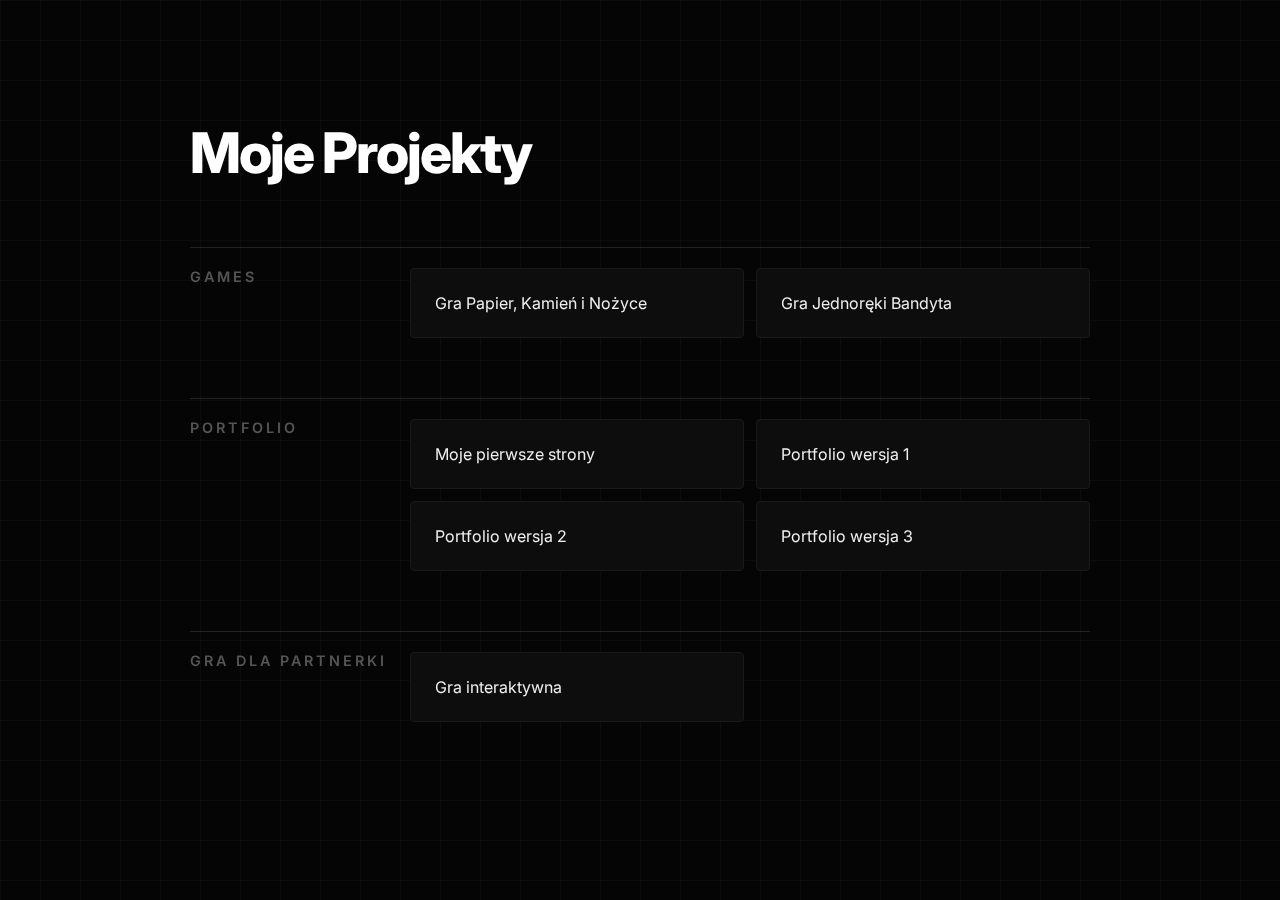
<file: index.html>
<!DOCTYPE html>
<html lang="pl">
  <head>
    <meta charset="UTF-8" />
    <meta name="viewport" content="width=device-width, initial-scale=1.0" />
    <title>Moje Projekty Webowe</title>
    <link rel="stylesheet" href="style.css" />
  </head>
  <body>
    <div class="container">
      <h1>Moje Projekty</h1>

      <section class="category">
        <h2>Games</h2>
        <ul>
          <li>
            <a href="/MyWeb/Games/1-RockPaperScissors/index.html" target="_blank"
              >Gra Papier, Kamień i Nożyce</a
            >
          </li>
          <li>
            <a href="/MyWeb/Games/2-OneArmedBandit/index.html" target="_blank"
              >Gra Jednoręki Bandyta</a
            >
          </li>
        </ul>
      </section>

      <section class="category">
        <h2>Portfolio</h2>
        <ul>
          <li>
            <a href="/MyWeb/Portfolio/MyFirstPages/index.html" target="_blank"
              >Moje pierwsze strony</a
            >
          </li>
          <li>
            <a href="/MyWeb/Portfolio/1-WebPagev1.0/index.html" target="_blank"
              >Portfolio wersja 1</a
            >
          </li>
          <li>
            <a href="/MyWeb/Portfolio/2-WebPagev2.0/index.html" target="_blank"
              >Portfolio wersja 2</a
            >
          </li>
          <li>
            <a href="/MyWeb/Portfolio/3-WebPagev3.0/index.html" target="_blank"
              >Portfolio wersja 3</a
            >
          </li>
        </ul>
      </section>

      <section class="category">
        <h2>Gra dla partnerki</h2>
        <ul>
          <li>
            <a href="/MyWeb/Walentynkowa-zabawa/walentynki.html" target="_blank"
              >Gra interaktywna</a
            >
          </li>
        </ul>
      </section>
    </div>
  </body>
</html>
</file>
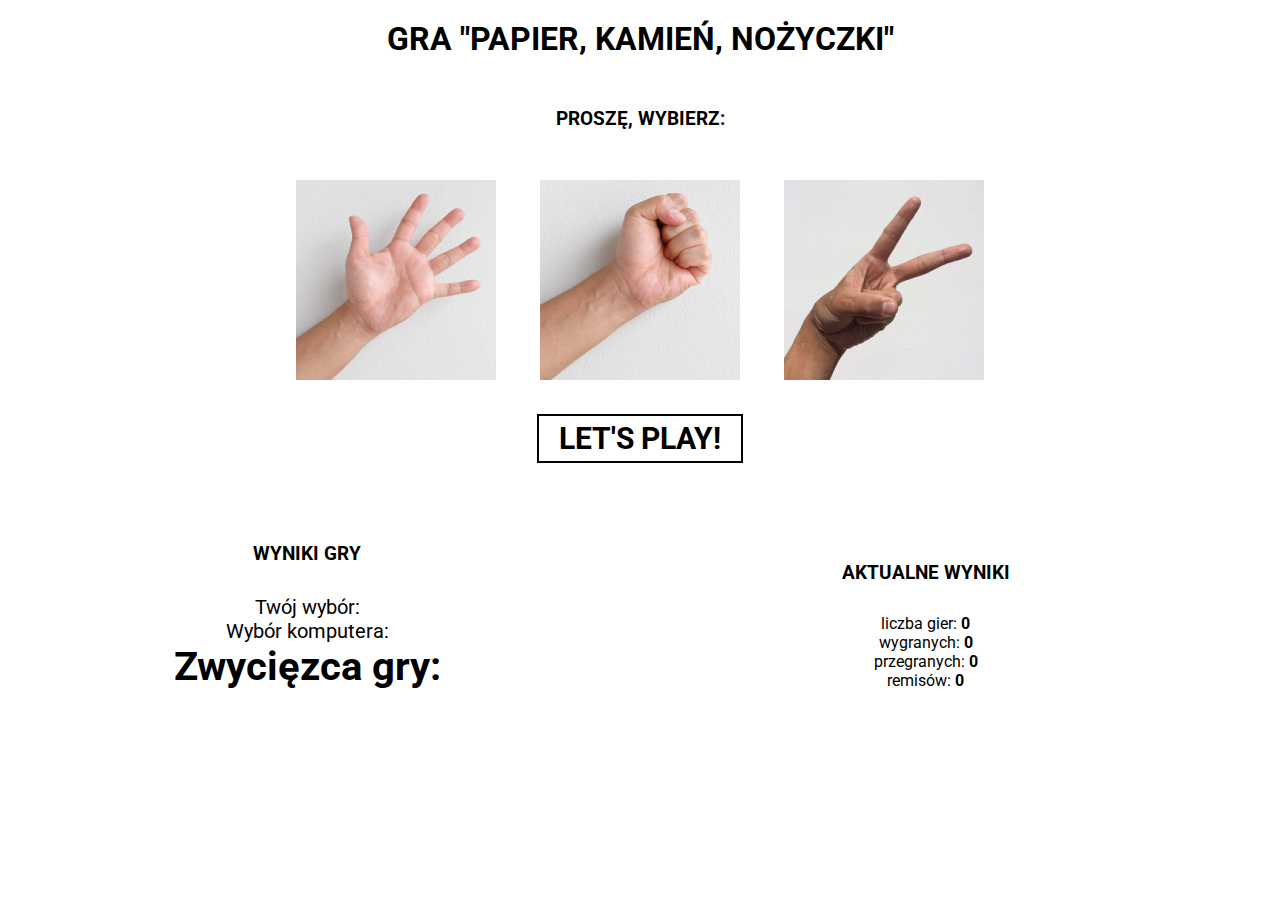
<file: Games/1-RockPaperScissors/index.html>
<!DOCTYPE html>
<html lang="pl">

<head>
    <meta charset="UTF-8">
    <meta name="viewport" content="width=device-width, initial-scale=1.0">
    <meta http-equiv="X-UA-Compatible" content="ie=edge">
    <link href="https://fonts.googleapis.com/css?family=Roboto&amp;subset=latin-ext" rel="stylesheet">
        <link rel="stylesheet" href="styles.css">
    <title>Gra papier kamień nożyczki</title>
</head>

<body>
    <h1>GRA "PAPIER, KAMIEŃ, NOŻYCZKI"</h1>

    <div class="select">

        <h3>Proszę, wybierz:</h3>

        <img data-option="papier" class="first" src="papier.jpg" alt="" title="Papier">

        <img data-option="kamień" src="kamien.jpg" alt="" title="Kamień">

        <img data-option="nożyczki" src="nozyczki.jpg" alt="" title="nożyczki">

    </div>

    <button class="start">Let's play!</button>

    <div class="panel-left">
        <h3>Wyniki gry</h3>
        <p>Twój wybór: <span data-summary="your-choice"></span></p>
        <p>Wybór komputera: <span data-summary="ai-choice"></span></p>
        <h2>Zwycięzca gry: <span data-summary="who-win"></span></h2>
    </div>

    <div class="panel-right">
        <h3>Aktualne wyniki</h3>
        <p class="numbers">liczba gier: <span>0</span></p>
        <p class="wins">wygranych: <span>0</span></p>
        <p class="losses">przegranych: <span>0</span></p>
        <p class="draws">remisów: <span>0</span></p>
    </div>

    <script src="game.js"></script>
</body>

</html>
</file>
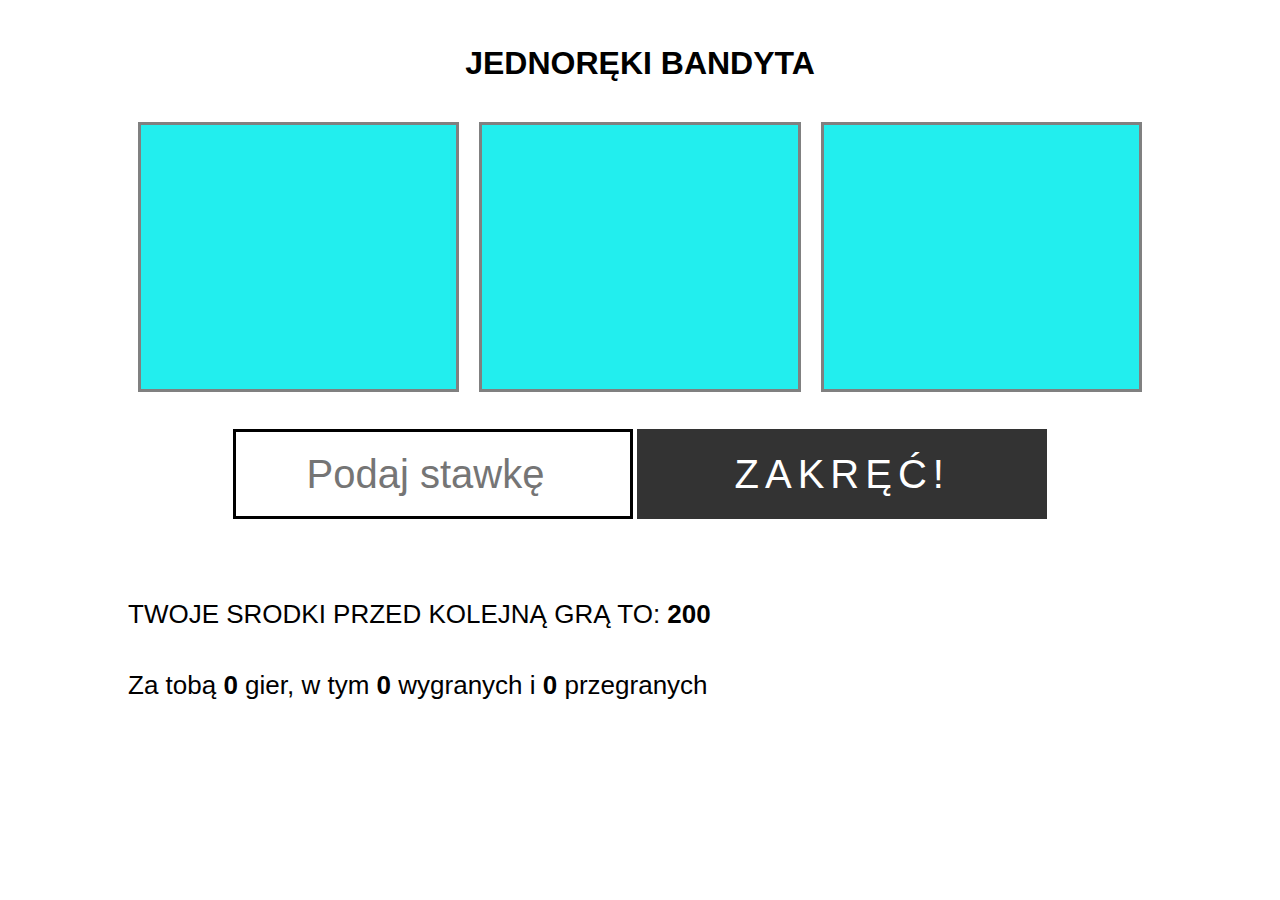
<file: Games/2-OneArmedBandit/index.html>
<!DOCTYPE html>
<html lang="pl">

<head>
  <meta charset="UTF-8">
  <meta name="viewport" content="width=device-width, initial-scale=1.0">
  <meta http-equiv="X-UA-Compatible" content="ie=edge">
  <title>Jednoręki bandyta</title>
  <link rel="stylesheet" href="style.css">
</head>

<body>
  <div class="wrap">

    <h1>Jednoręki bandyta</h1>

    <section class="game">
      <div class="color"></div>
      <div class="color"></div>
      <div class="color"></div>
    </section>

    <section class="play">
      <input type="number" placeholder="Podaj stawkę" id="bid">
      <button id="start">Zakręć!</button>
    </section>

    <section class="panel">TWOJE SRODKI PRZED KOLEJNĄ GRĄ TO: <span class="wallet"></span></section>

    <section class="score">
      <span class="result"></span> Za tobą <span class="number"></span> gier, w tym <span class="win"></span> wygranych
      i <span class="loss"></span> przegranych
    </section>

  </div>
  <script src="Wallet.js"></script>
  <script src="Statistics.js"></script>
  <script src="Draw.js"></script>
  <script src="Result.js"></script>
  <script src="Game.js"></script>
  <script src="main.js"></script>
</body>

</html>
</file>
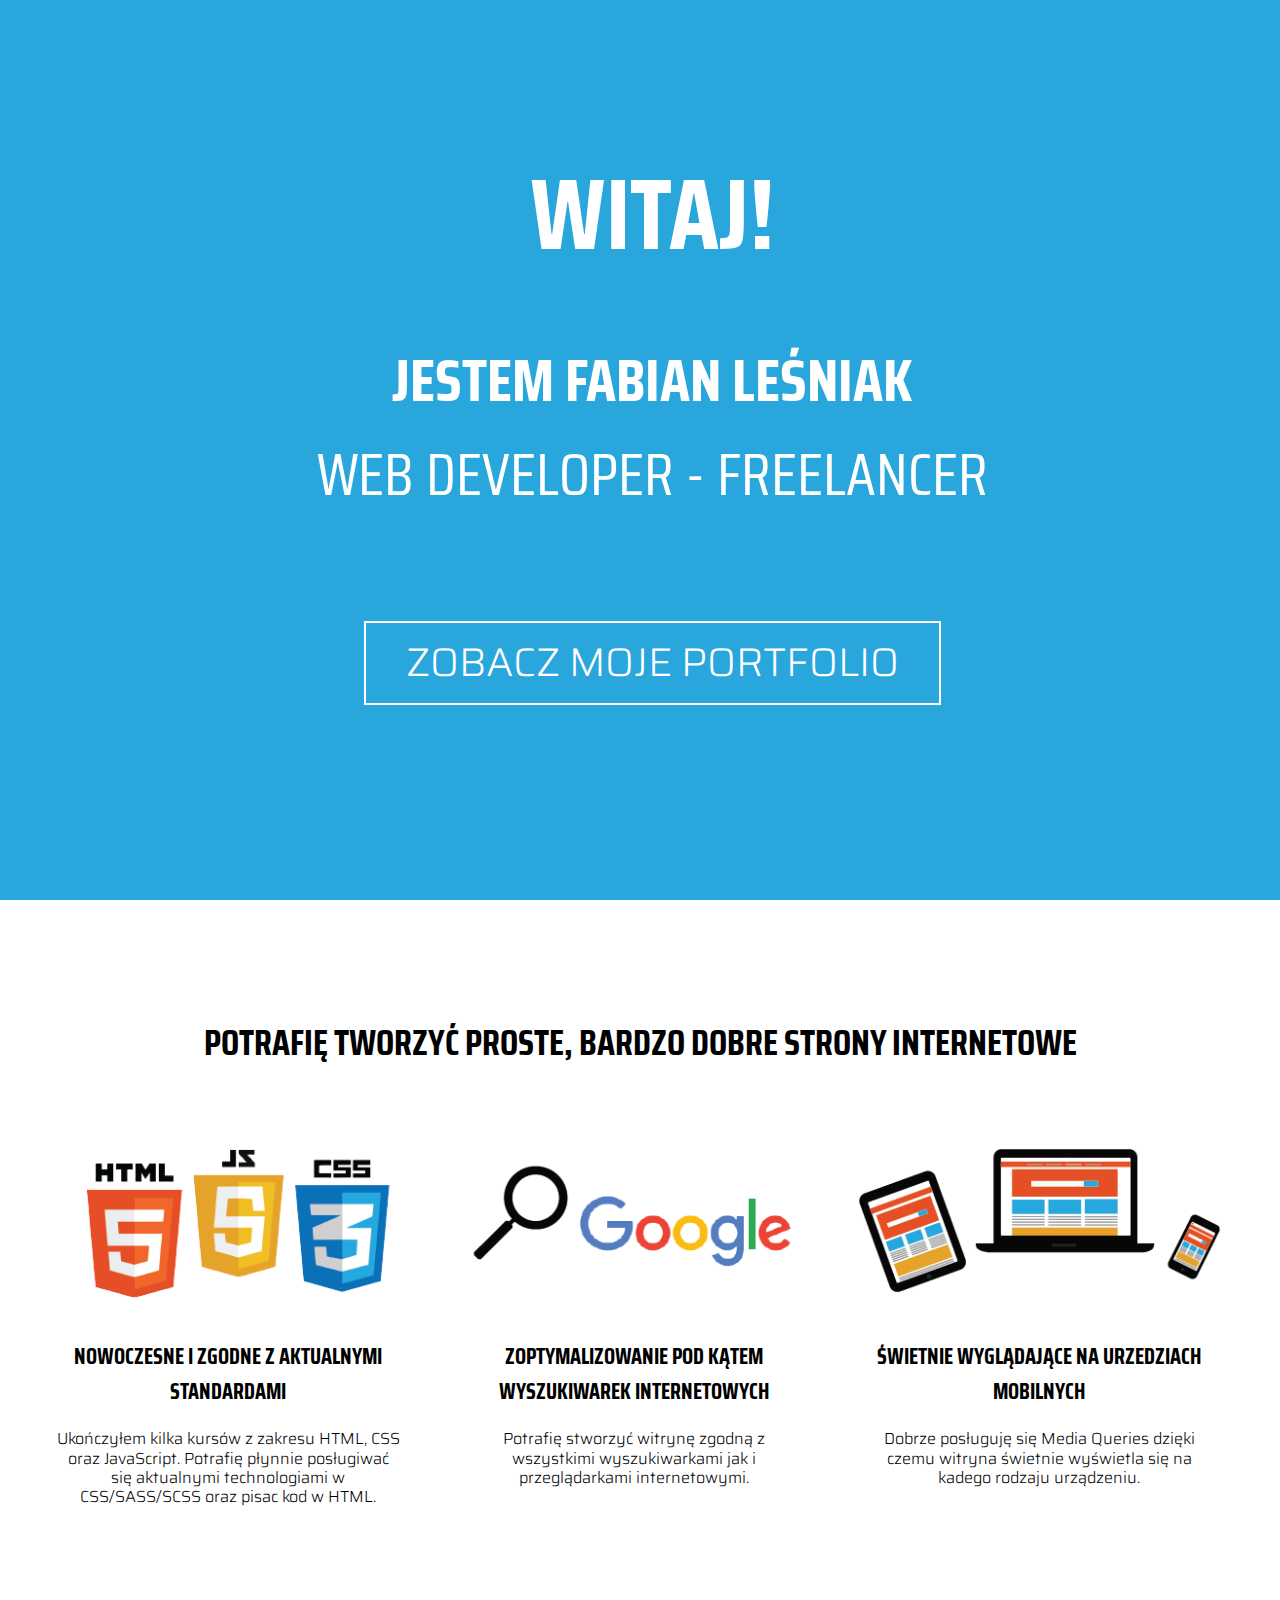
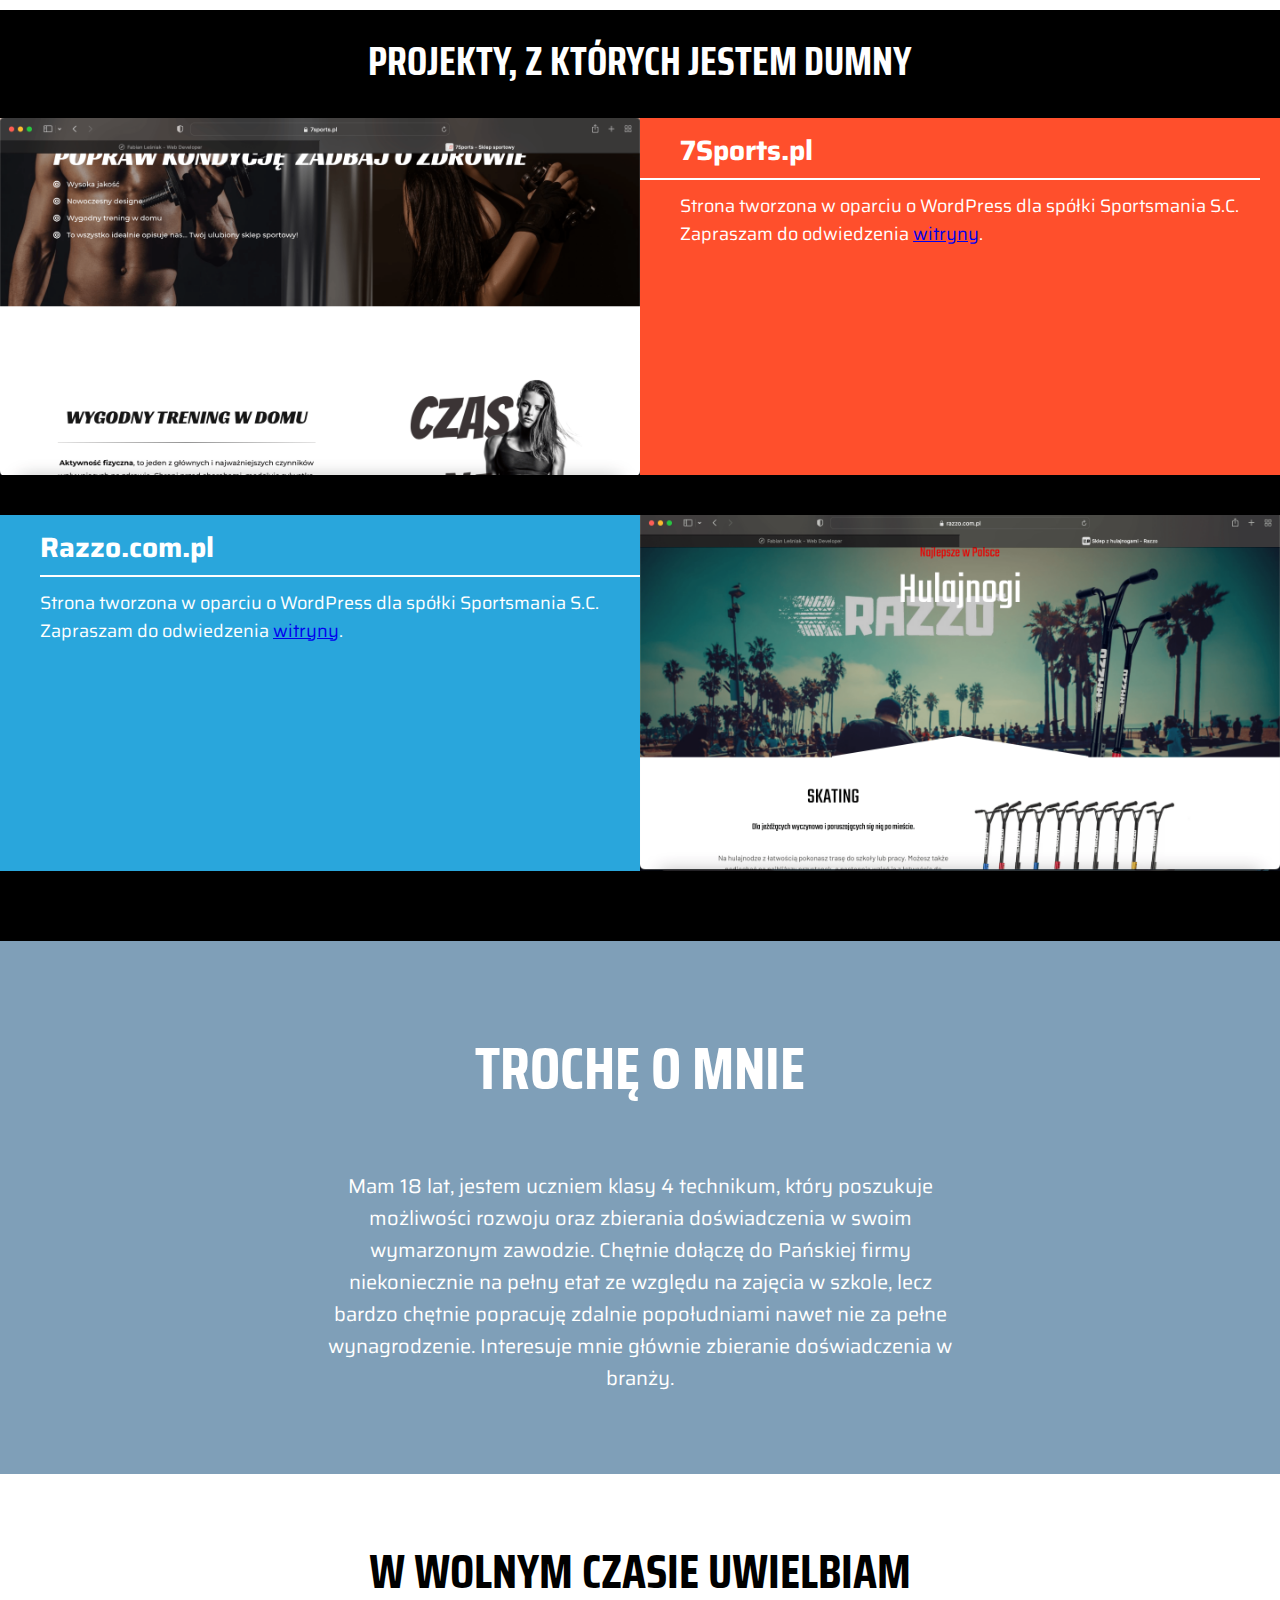
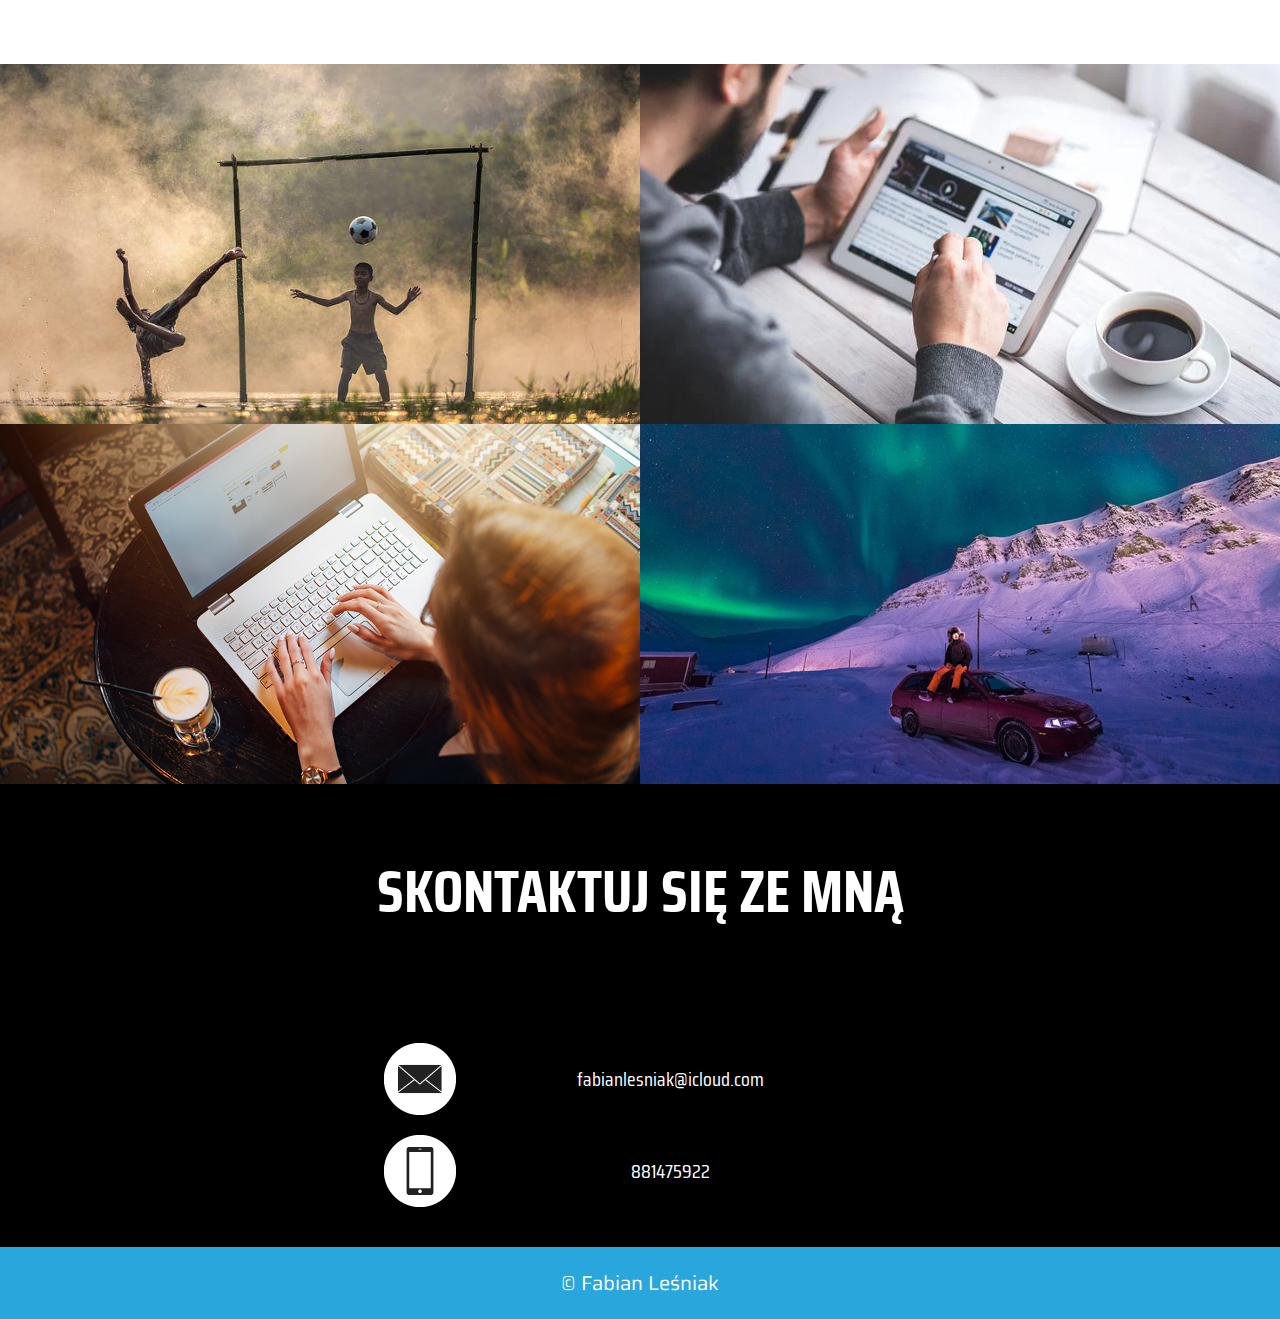
<file: Portfolio/1-WebPagev1.0/index.html>
<!DOCTYPE html>
<html lang="pl">
  <head>
    <meta charset="UTF-8" />
    <title>Fabian Leśniak - Web Developer</title>
    <meta name="viewport" content="width=device-width, initial-scale=1.0" />
    <link
      href="https://fonts.googleapis.com/css?family=Saira+Condensed:400,700|Saira:300,400&amp;subset=latin-ext"
      rel="stylesheet"
    />
    <link rel="stylesheet" href="css/style.css" />
  </head>

  <body>
    <header>
      <div class="welcome">
        <p>witaj!</p>
        <h1>jestem Fabian Leśniak</h1>
        <h2>web developer - freelancer</h2>
        <a href="index.html#kotwica"><button>Zobacz moje portfolio</button></a>
      </div>
    </header>
    <section class="features clearfix">
      <a name="kotwica"></a>
      <h1>Potrafię tworzyć proste, bardzo dobre strony internetowe</h1>
      <div class="feature">
        <img src="images/services1.png" alt="loga html js i css" />
        <h2>Nowoczesne i zgodne z aktualnymi standardami</h2>
        <p class="description">
          Ukończyłem kilka kursów z zakresu HTML, CSS oraz JavaScript. Potrafię
          płynnie posługiwać się aktualnymi technologiami w CSS/SASS/SCSS oraz
          pisac kod w HTML.
        </p>
      </div>
      <div class="feature">
        <img src="images/services2.png" alt="loga html js i css" />
        <h2>Zoptymalizowanie pod kątem wyszukiwarek internetowych</h2>
        <p class="description">
          Potrafię stworzyć witrynę zgodną z wszystkimi wyszukiwarkami jak i
          przeglądarkami internetowymi.
        </p>
      </div>
      <div class="feature">
        <img src="images/services3.png" alt="loga html js i css" />
        <h2>Świetnie wyglądające na urzedziach mobilnych</h2>
        <p class="description">
          Dobrze posługuję się Media Queries dzięki czemu witryna świetnie
          wyświetla się na kadego rodzaju urządzeniu.
        </p>
      </div>
    </section>
    <section class="portfolio">
      <h1>Projekty, z których jestem dumny</h1>
      <div class="project clearfix">
        <div class="web">
          <img src="images/portfolio2.png" alt="portfolio przykład 1" />
        </div>
        <div class="about">
          <h2>7Sports.pl</h2>
          <p>
            Strona tworzona w oparciu o WordPress dla spółki Sportsmania S.C.
            Zapraszam do odwiedzenia
            <a href="https://7sports.pl" target="_blank">witryny</a>.
          </p>
        </div>
      </div>
      <div class="project clearfix">
        <div class="web">
          <img src="images/portfolio1.png" alt="portfolio przykład 2" />
        </div>
        <div class="about">
          <h2>Razzo.com.pl</h2>
          <p>
            Strona tworzona w oparciu o WordPress dla spółki Sportsmania S.C.
            Zapraszam do odwiedzenia
            <a href="https://razzo.com.pl" target="_blank">witryny</a>.
          </p>
        </div>
      </div>
    </section>
    <section class="slogan">
      <div class="bg">
        <h1>Trochę o mnie</h1>
        <p class="text">
          Mam 18 lat, jestem uczniem klasy 4 technikum, który poszukuje
          możliwości rozwoju oraz zbierania doświadczenia w swoim wymarzonym
          zawodzie. Chętnie dołączę do Pańskiej firmy niekoniecznie na pełny
          etat ze względu na zajęcia w szkole, lecz bardzo chętnie popracuję
          zdalnie popołudniami nawet nie za pełne wynagrodzenie. Interesuje mnie
          głównie zbieranie doświadczenia w branży.
        </p>
      </div>
    </section>

    <section class="hobby clearfix">
      <h1>W wolnym czasie uwielbiam</h1>
      <div class="item">
        <p>Spędzać czas ze znajomymi</p>
      </div>
      <div class="item">
        <p>Poświęcać czas na rozwijanie siebie</p>
      </div>
      <div class="item">
        <p>Rozwijać pasje</p>
      </div>
      <div class="item">
        <p>Zaparcie dążyć do spełnienia marzeń</p>
      </div>
    </section>

    <section class="contact">
      <h1>Skontaktuj się ze mną</h1>
      <div class="wrap clearfix">
        <div class="socials">
          <div class="social clearfix">
            <img src="images/contact1.png" alt="kontakt" /><span
              ><a href="mailto:nfabian372@gmail.com"
                >fabianlesniak@icloud.com</a
              ></span
            >
          </div>
          <div class="social clearfix">
            <img src="images/contact2.png" alt="kontakt" /><span
              ><a href="”tel:+48881475922″">881475922</a></span
            >
          </div>
        </div>
      </div>
    </section>

    <footer>&copy; Fabian Leśniak</footer>
  </body>
</html>
</file>
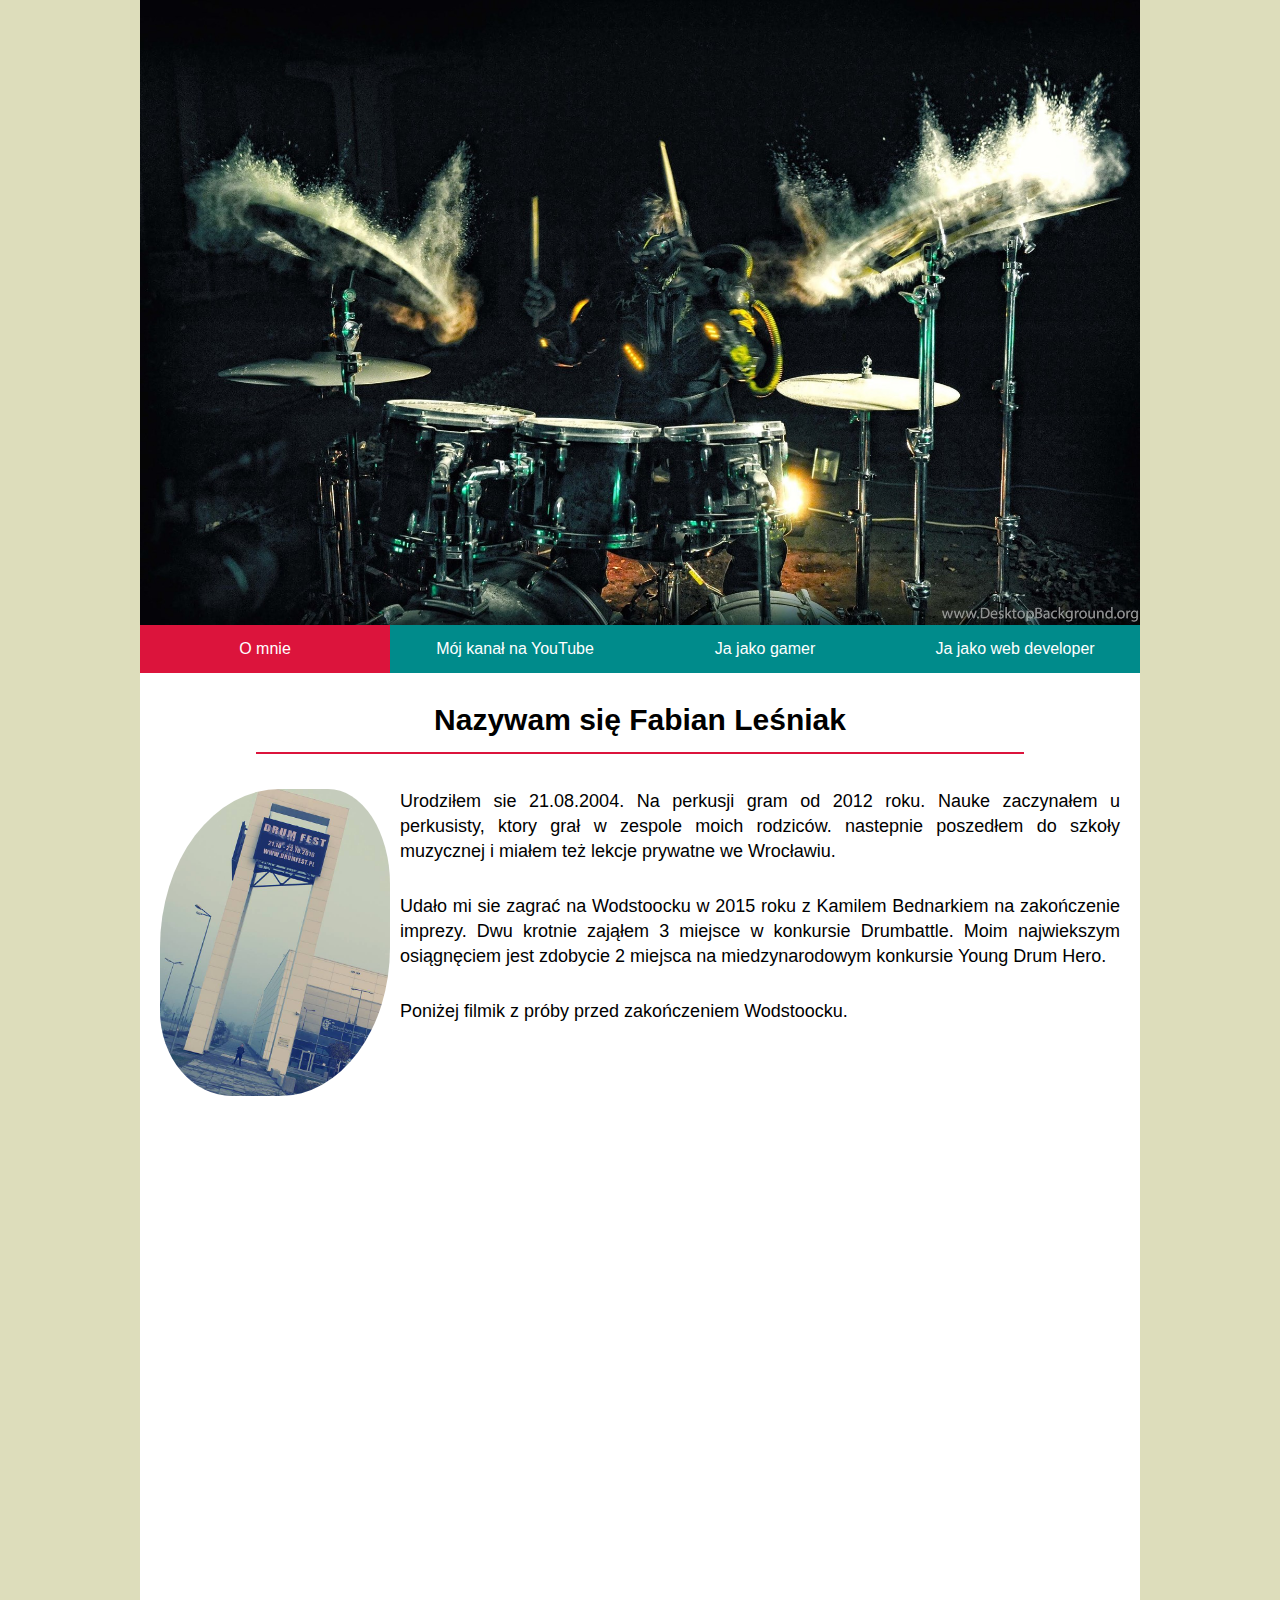
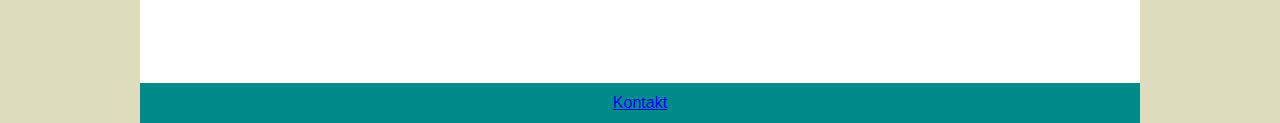
<file: Portfolio/MyFirstPages/index.html>
<!DOCTYPE html>
<html lang="pl">
<head>
    <meta charset="utf-8">
    <meta name="viewport" content="width=device-width, initial-scale=1.0">
    <title>Fabian Leśniak-perkusista</title>
    <link rel="stylesheet" href="styles.css">    
</head>

<body>
    <div id="wrapper">        
        <header><img src="assets/tło.jpg" alt="tło">
        </header>
        <nav>
            <a class="menu active" href="#">O mnie</a><a class="menu" href="https://www.youtube.com/channel/UCwrxiaVIm0mZMdsgtRKPzuQ">Mój kanał na YouTube</a><a class="menu" href="/MyWeb/Portfolio/MyFirstPages/indexv2.html">Ja jako gamer</a><a class="menu" href="/MyWeb/Portfolio/MyFirstPages/indexv3.html">Ja jako web developer</a>
        </nav>
        <section>
            <article>
                <h1>Nazywam się Fabian Leśniak</h1>
                <p><img class="left" src="assets/zdj drum fest.jpg" alt="twarz"/>Urodziłem sie 21.08.2004. Na perkusji gram od 2012 roku. Nauke zaczynałem u perkusisty, ktory grał w zespole moich rodziców. nastepnie poszedłem do szkoły muzycznej i miałem też lekcje prywatne we Wrocławiu.</p>
                <p> Udało mi sie zagrać na Wodstoocku w 2015 roku z Kamilem Bednarkiem na zakończenie imprezy. Dwu krotnie zająłem 3 miejsce w konkursie Drumbattle. Moim najwiekszym osiągnęciem jest zdobycie 2 miejsca na miedzynarodowym konkursie Young Drum Hero.</p>
                <p> Poniżej filmik z próby przed zakończeniem Wodstoocku. </p>
            </article>
            <iframe width="1000" height="563" src="https://www.youtube.com/embed/1SB73CptKgE" frameborder="0" allow="accelerometer; autoplay; encrypted-media; gyroscope; picture-in-picture" allowfullscreen></iframe>
        </section> 
        <footer>
            <a href="#">Kontakt</a>
        </footer>   
    </div>
</body>
</html>
</file>
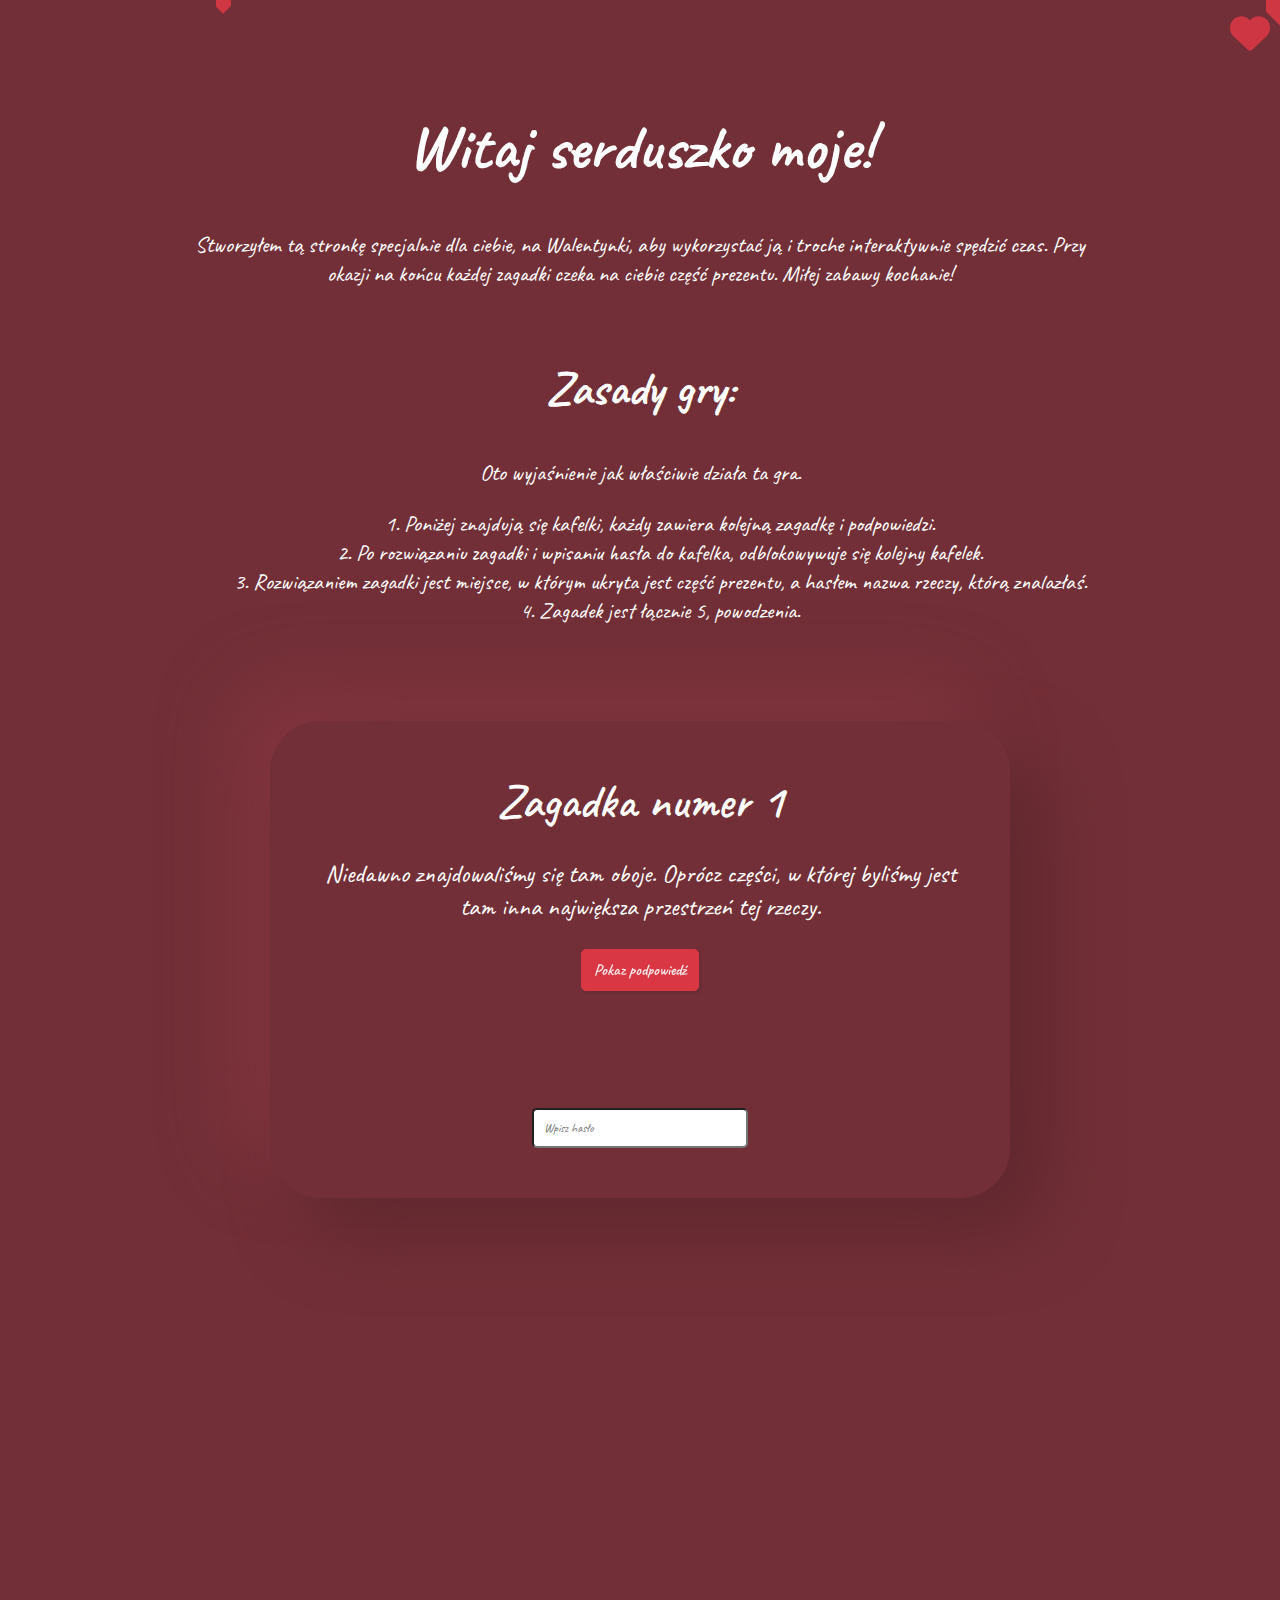
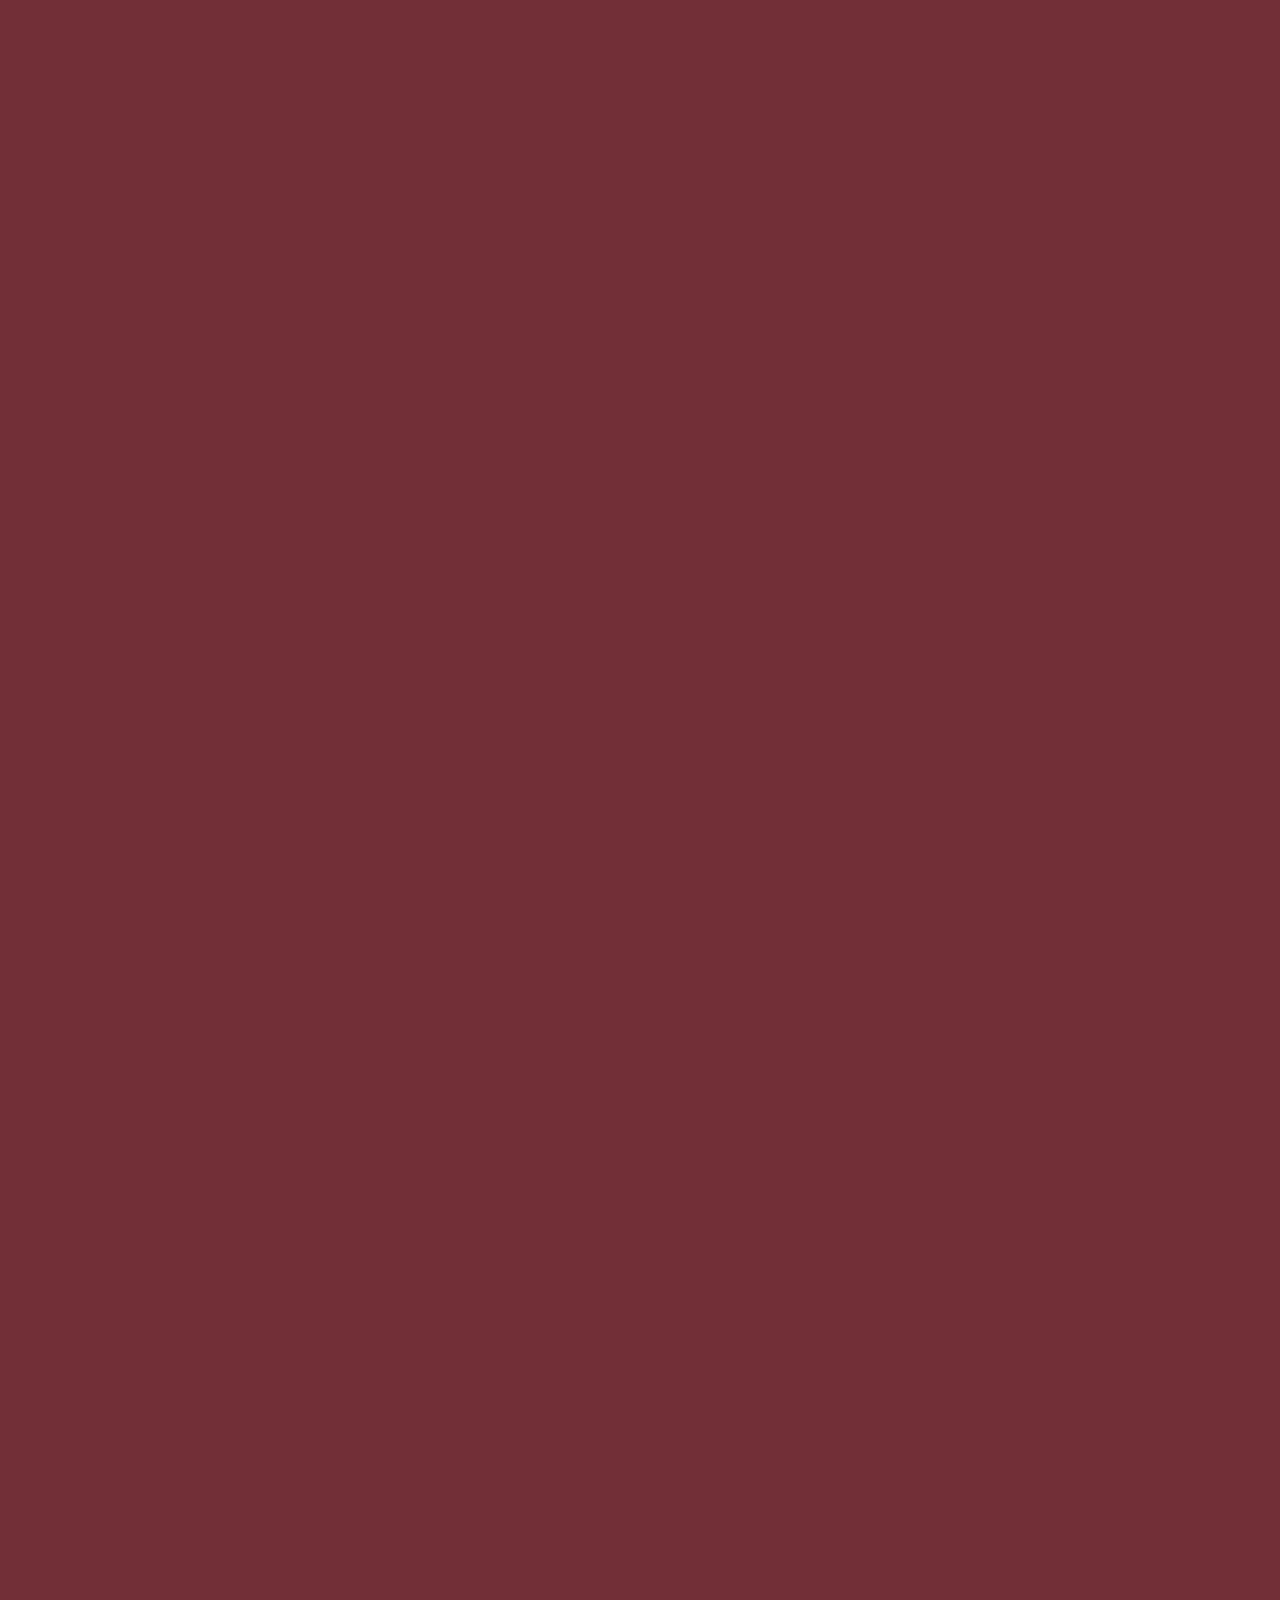
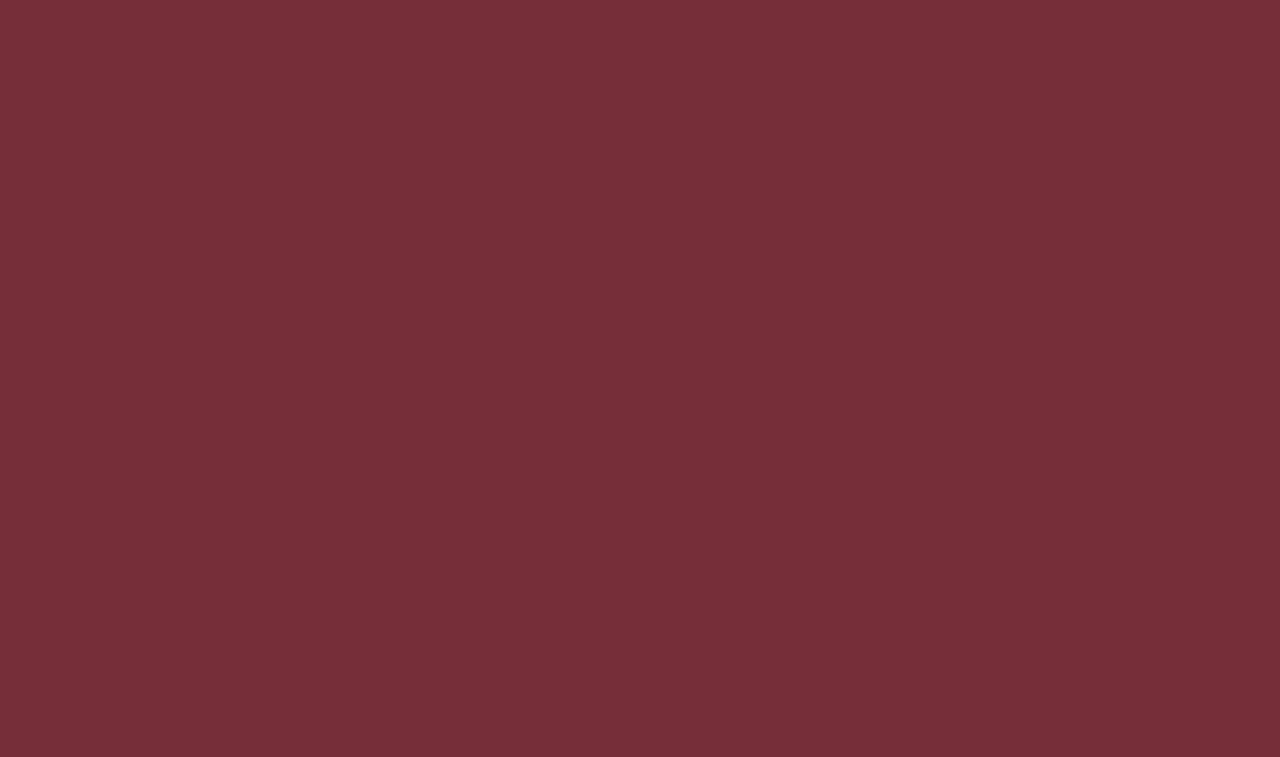
<file: Walentynkowa-zabawa/walentynki.html>
<!DOCTYPE html>
<html lang="pl">
  <head>
    <meta charset="UTF-8" />
    <meta name="viewport" content="width=device-width, initial-scale=1.0" />
    <title>Walentynki dla Zyzi</title>
    <link rel="stylesheet" href="style.css" />
    <link
      rel="stylesheet"
      href="https://cdnjs.cloudflare.com/ajax/libs/font-awesome/6.5.1/css/all.min.css"
    />
  </head>
  <body>
    <div class="heart-container"></div>
    <a
      href="/MyWeb/Walentynkowa-zabawa/365 powodów/powody365.html"
      class="heart-link"
      target="_blank"
      ><i class="fa-solid fa-heart"></i
    ></a>
    <div class="wrapped">
      <div class="opening-credits">
        <h1>Witaj serduszko moje!</h1>
        <p>
          Stworzyłem tą stronkę specjalnie dla ciebie, na Walentynki, aby
          wykorzystać ją i troche interaktywnie spędzić czas. Przy okazji na
          końcu każdej zagadki czeka na ciebie część prezentu. Miłej zabawy
          kochanie!
        </p>

        <h2>Zasady gry:</h2>
        <p>Oto wyjaśnienie jak właściwie działa ta gra.</p>
        <ol>
          <li>
            Poniżej znajdują się kafelki, każdy zawiera kolejną zagadkę i
            podpowiedzi.
          </li>
          <li>
            Po rozwiązaniu zagadki i wpisaniu hasła do kafelka, odblokowywuje
            się kolejny kafelek.
          </li>
          <li>
            Rozwiązaniem zagadki jest miejsce, w którym ukryta jest część
            prezentu, a hasłem nazwa rzeczy, którą znalazłaś.
          </li>
          <li>Zagadek jest łącznie 5, powodzenia.</li>
        </ol>
      </div>
      <div class="card">
        <h3>Zagadka numer 1</h3>
        <p>
          Niedawno znajdowaliśmy się tam oboje. Oprócz części, w której byliśmy
          jest tam inna największa przestrzeń tej rzeczy.
        </p>
        <button id="button1">Pokaz podpowiedź</button>
        <p class="hidden" id="hint1">
          Miejsce ukrycia znajduje się w tylnej części rzeczy, którą przywiozłem
          cię ze szkoły.
        </p>
        <input type="text" id="inputBox1" placeholder="Wpisz hasło" />
      </div>
      <div class="card hidden" id="hiddenElement2">
        <h3>Zagadka numer 2</h3>
        <p>
          Jest to miejsce blisko twojego pokoju, w którym znajduje się zapas
          niezbędnej rzeczy do funkcjonowania każdego dnia.
        </p>
        <button id="button2">Pokaz podpowiedź</button>
        <p class="hidden" id="hint2">
          Tą niezbędną rzeczą jest papier toaletowy.
        </p>
        <input type="text" id="inputBox2" placeholder="Wpisz hasło" />
      </div>
      <div class="card hidden" id="hiddenElement3">
        <h3>Zagadka numer 3</h3>
        <p>
          Miejsce ukrycia znajduje się w pewnej dużej rzeczy, jest ona mobilna i
          może pomieścić kilka osób.
        </p>
        <button id="button3">Pokaz podpowiedź</button>
        <p class="hidden" id="hint3">Chowa się tam przeważnie dokumenty.</p>
        <input type="text" id="inputBox3" placeholder="Wpisz hasło" />
      </div>
      <div class="card hidden" id="hiddenElement4">
        <h3>Zagadka numer 4</h3>
        <p>
          Przedmiot, na którym siadam kiedy idziesz wziąć prysznic. Nie siedzę
          tam sam, lecz z kimś kto chce ze mną, ten mój wolny czas wtedy
          spędzić.
        </p>
        <button id="button4">Pokaz podpowiedź</button>
        <p class="hidden" id="hint4">
          Tym przedmiotem jest łóżko, a ja gram tam w grę.
        </p>
        <input type="text" id="inputBox4" placeholder="Wpisz hasło" />
      </div>
      <div class="card hidden" id="hiddenElement5">
        <h3>Zagadka numer 5</h3>
        <p>
          Chowasz tam coś czego często używasz np. wieczorem, aktualnie troche
          mniej, bo przestałaś wykonywać pewną czynność.
        </p>
        <button id="button5">Pokaz podpowiedź</button>
        <p class="hidden" id="hint5">
          Rzeczą, którą tam chowasz są waciki kosmetyczne.
        </p>
        <input type="text" id="inputBox5" placeholder="Wpisz hasło" />
      </div>
      <div class="card hidden" id="hiddenElement6">
        <h3>To już koniec</h3>
        <p>
          Mam nadzieję, że zabawa Ci się podobała. Pamiętaj, że Cię kocham
          najmocniej i szczęśliwych walentynek.
        </p>
        <p class="author">Fabian &copy; 2025</p>
      </div>
    </div>
  </body>
  <script src="script.js"></script>
</html>
</file>
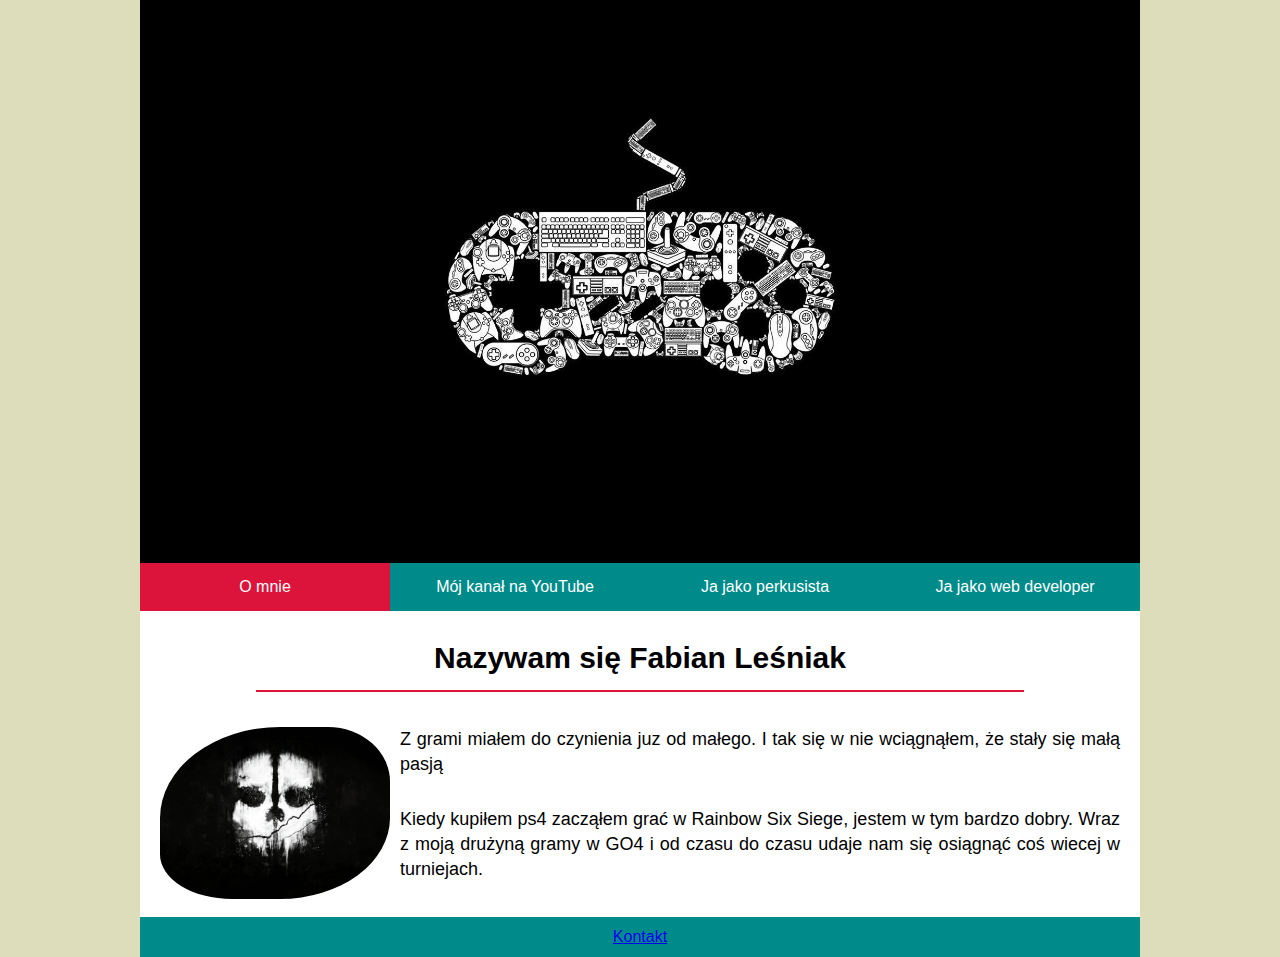
<file: Portfolio/MyFirstPages/indexv2.html>
<!DOCTYPE html>
<html lang="pl">
<head>
    <meta charset="utf-8">
    <meta name="viewport" content="width=device-width, initial-scale=1.0">
    <title>Fabian Leśniak-gamer</title>
    <link rel="stylesheet" href="styles.css">    
</head>

<body>
    <div id="wrapper">        
        <header><img src="assets/pad.jpg" alt="tło">
        </header>
        <nav>
            <a class="menu active" href="#">O mnie</a><a class="menu" href="https://www.youtube.com/channel/UCRg1qkxl7sC0BNMRrXqqppg?view_as=subscriber">Mój kanał na YouTube</a><a class="menu" href="file:///Users/lesmac/Desktop/web/index.html#">Ja jako perkusista</a><a class="menu" href="file:///Users/lesmac/Desktop/web/indexv3.html">Ja jako web developer</a>
        </nav>
        <section>
            <article>
                <h1>Nazywam się Fabian Leśniak</h1>
                <p><img class="left" src="assets/czaszka.jpeg" alt="twarz"/>Z grami miałem do czynienia juz od małego. I tak się w nie wciągnąłem, że stały się małą pasją</p>
                <p>Kiedy kupiłem ps4 zacząłem grać w Rainbow Six Siege, jestem w tym bardzo dobry. Wraz z moją drużyną gramy w GO4 i od czasu do czasu udaje nam się osiągnąć coś wiecej w turniejach.</p>
            </article>
        </section>
        <footer>
            <a href="#">Kontakt</a>
        </footer>   
    </div>
</body>
</html>
</file>
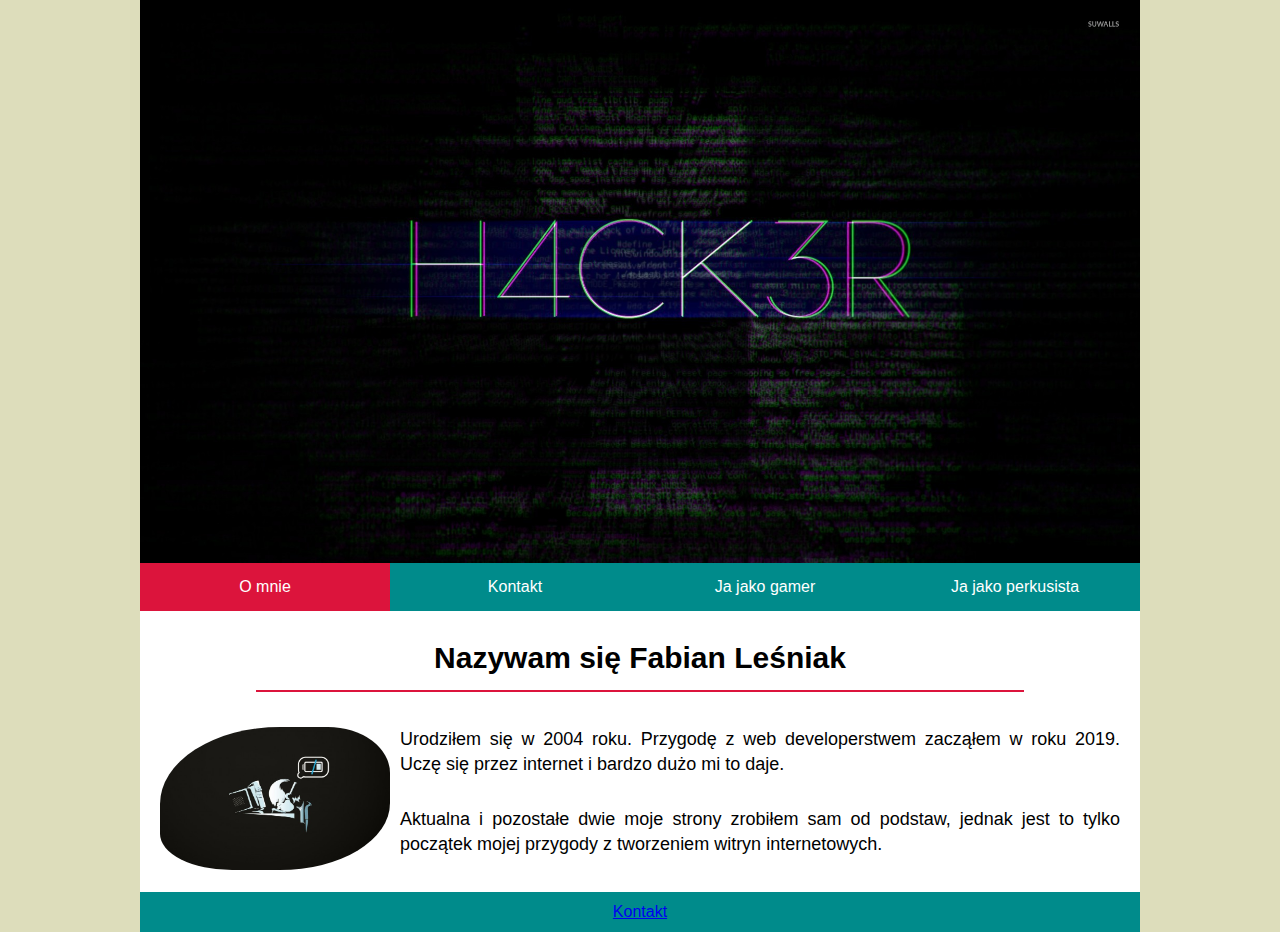
<file: Portfolio/MyFirstPages/indexv3.html>
<!DOCTYPE html>
<html lang="pl">
<head>
    <meta charset="utf-8">
    <meta name="viewport" content="width=device-width, initial-scale=1.0">
    <title>Fabian Leśniak-web developer</title>
    <link rel="stylesheet" href="styles.css">    
</head>

<body>
    <div id="wrapper">        
        <header><img src="assets/hacker.jpg" alt="tło">
        </header>
        <nav>
            <a class="menu active" href="#">O mnie</a><a class="menu" href="#">Kontakt</a><a class="menu" href="file:///Users/lesmac/Desktop/web/indexv2.html">Ja jako gamer</a><a class="menu" href="file:///Users/lesmac/Desktop/web/index.html#">Ja jako perkusista</a>
        </nav>
        <section>
            <article>
                <h1>Nazywam się Fabian Leśniak</h1>
                <p><img class="left" src="assets/ziomek przed kompem.jpg" alt="twarz"/>Urodziłem się w 2004 roku. Przygodę z web developerstwem zacząłem w roku 2019. Uczę się przez internet i bardzo dużo mi to daje.</p>   <p>Aktualna i pozostałe dwie moje strony zrobiłem sam od podstaw, jednak jest to tylko początek mojej przygody z tworzeniem witryn internetowych.</p>
            </article>
        </section>
        <footer>
            <a href="#">Kontakt</a>
        </footer>  
    </div>
</body>
</html>
</file>
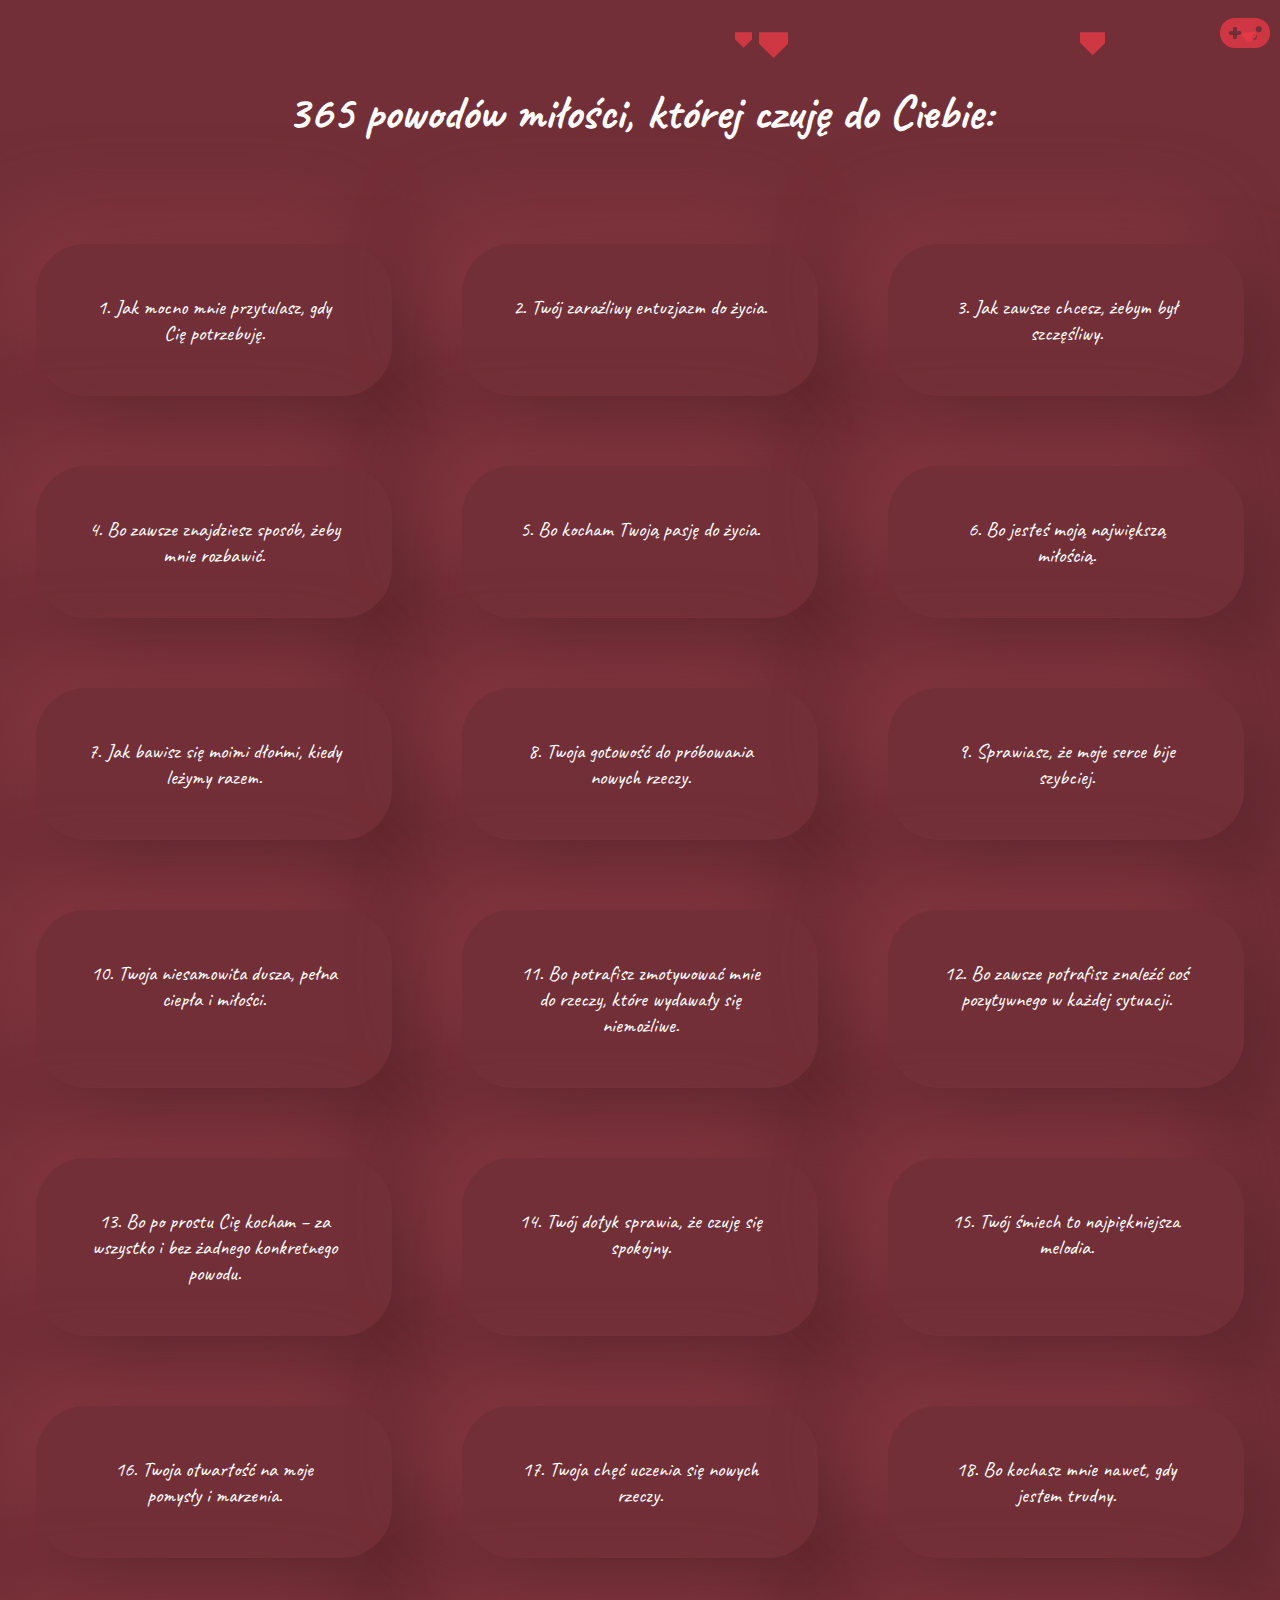
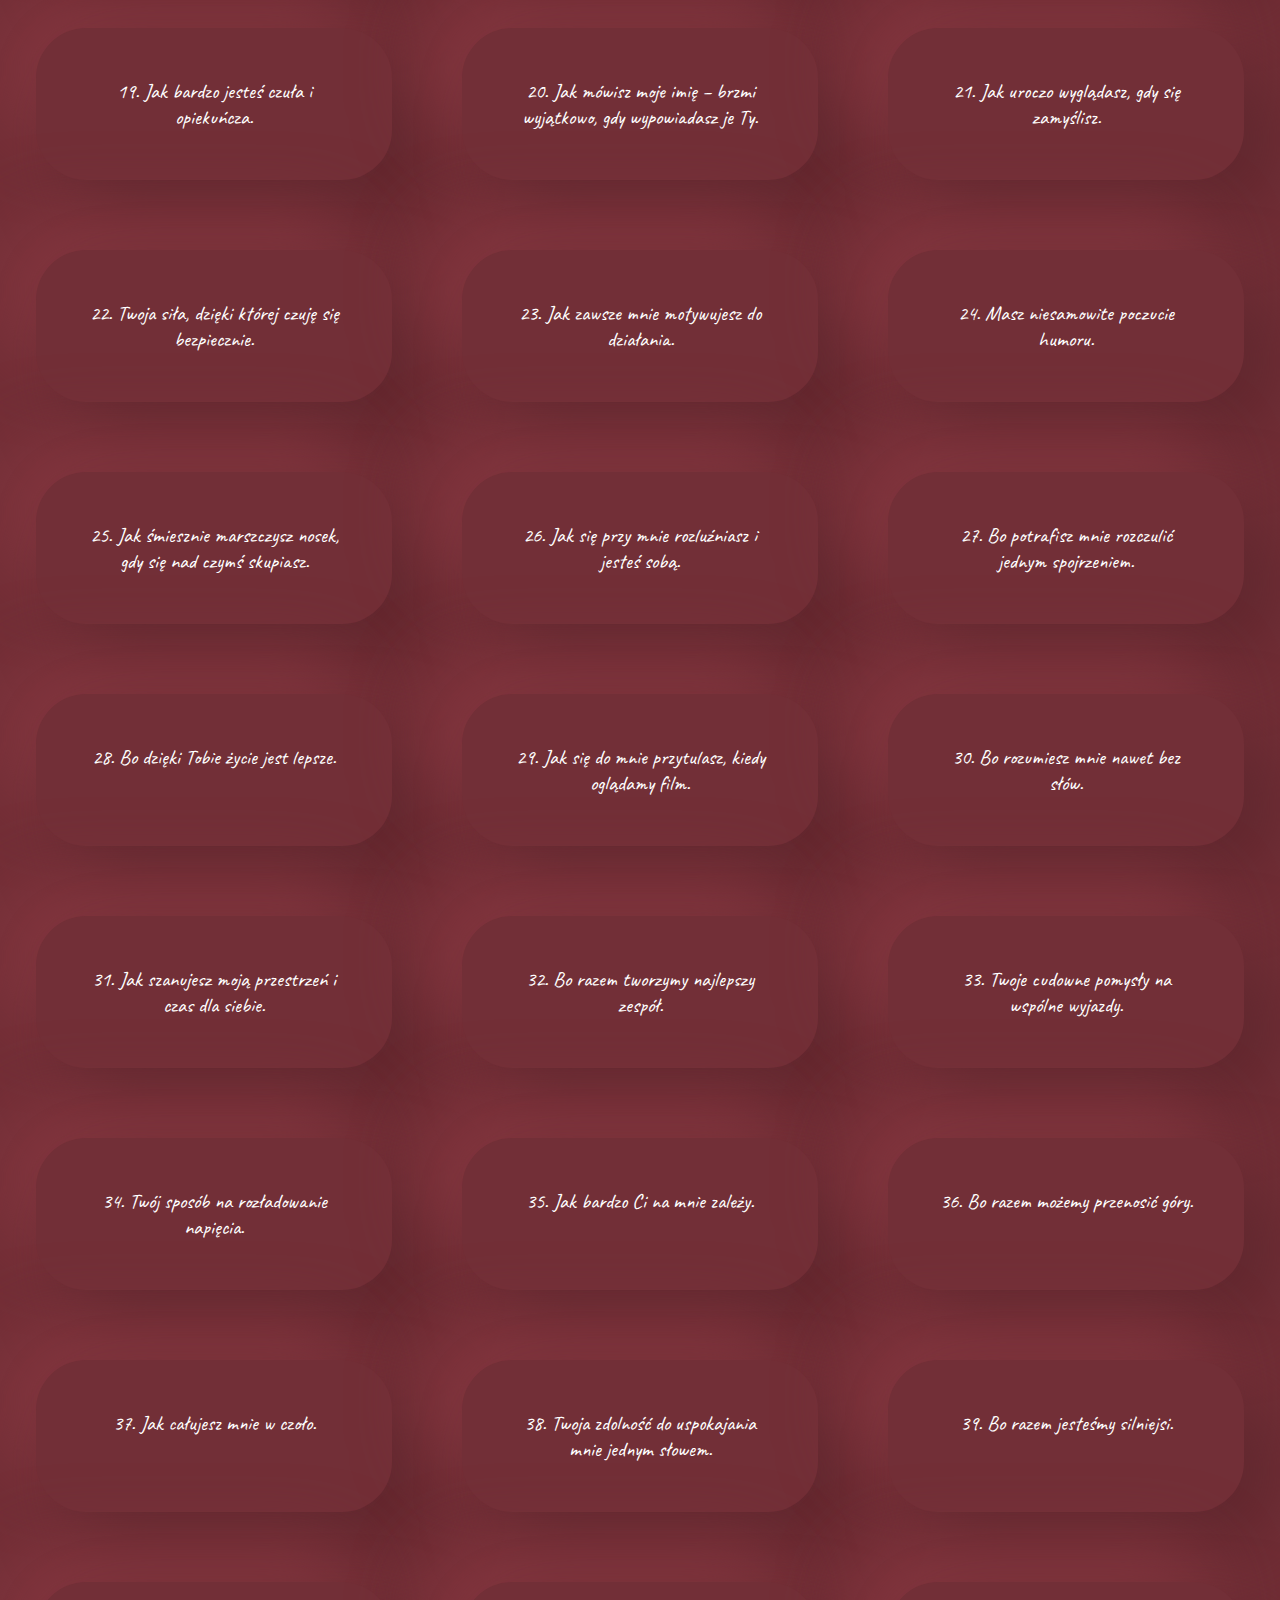
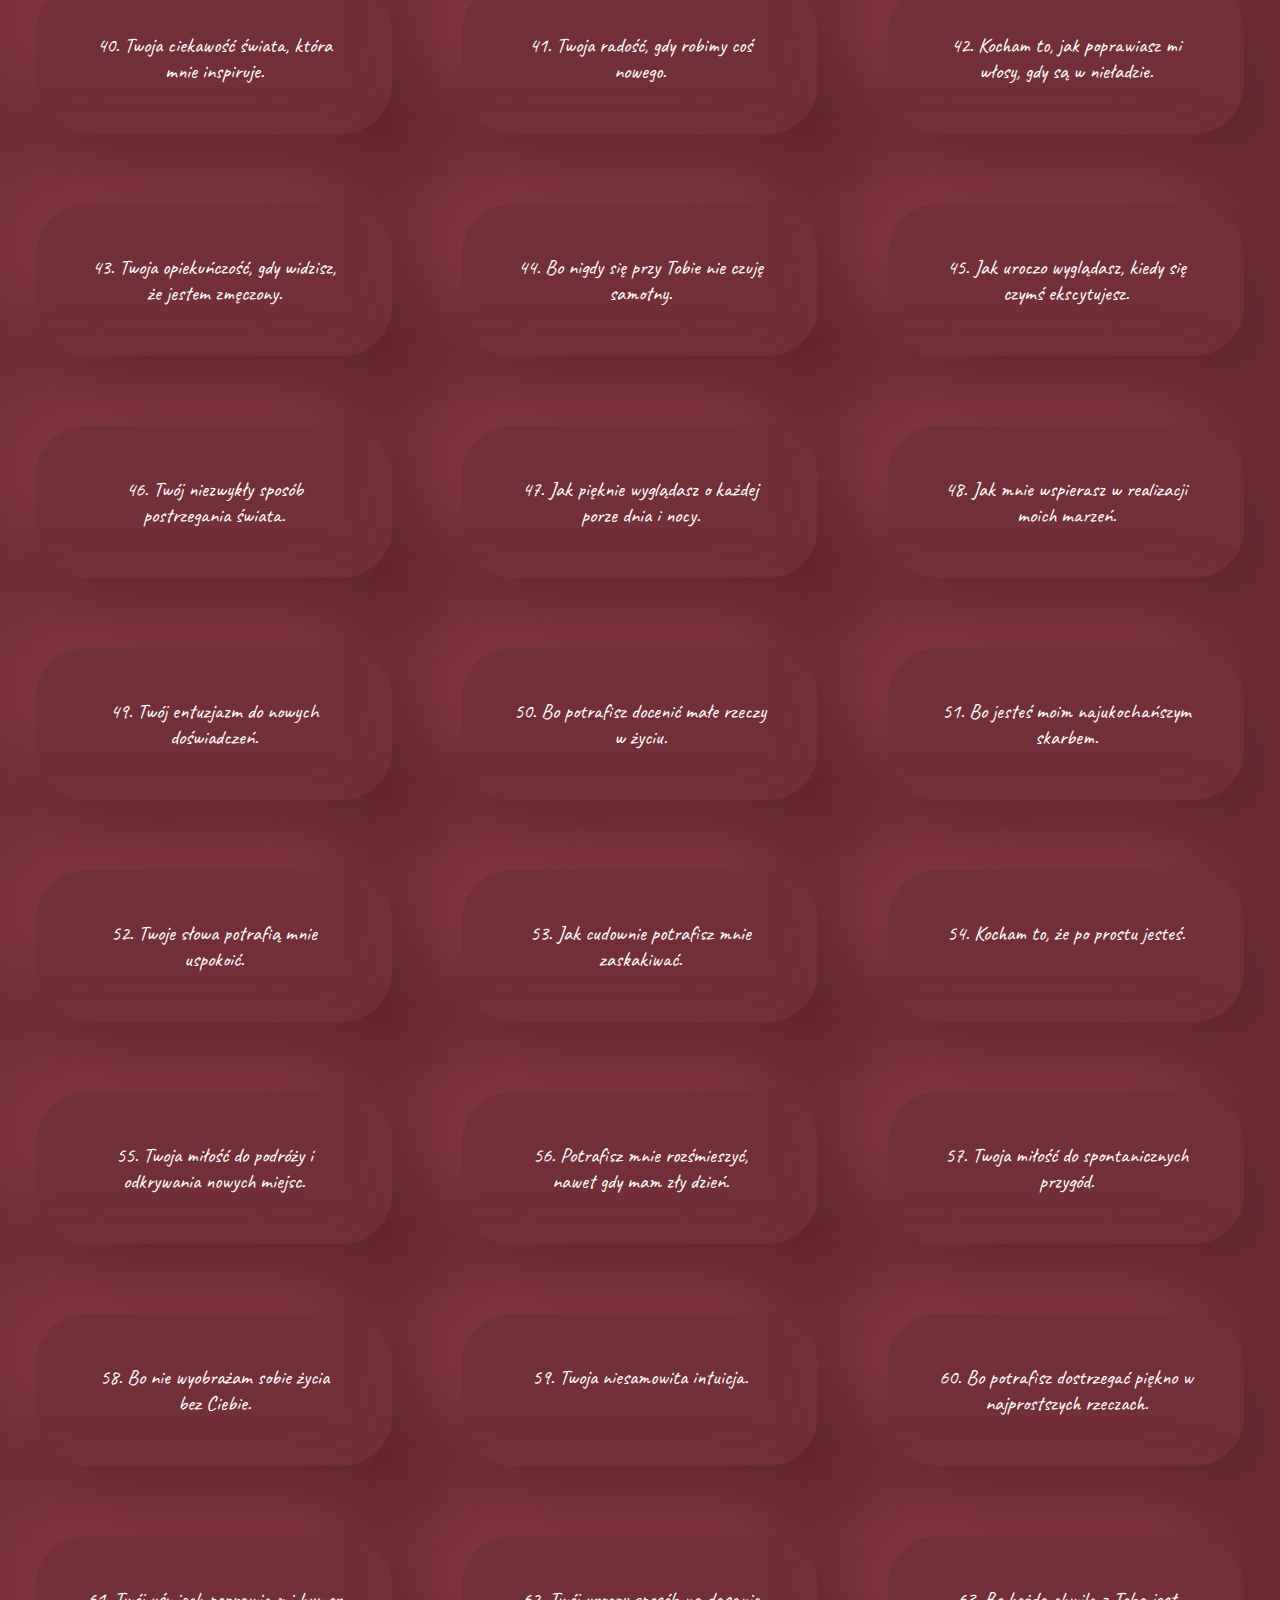
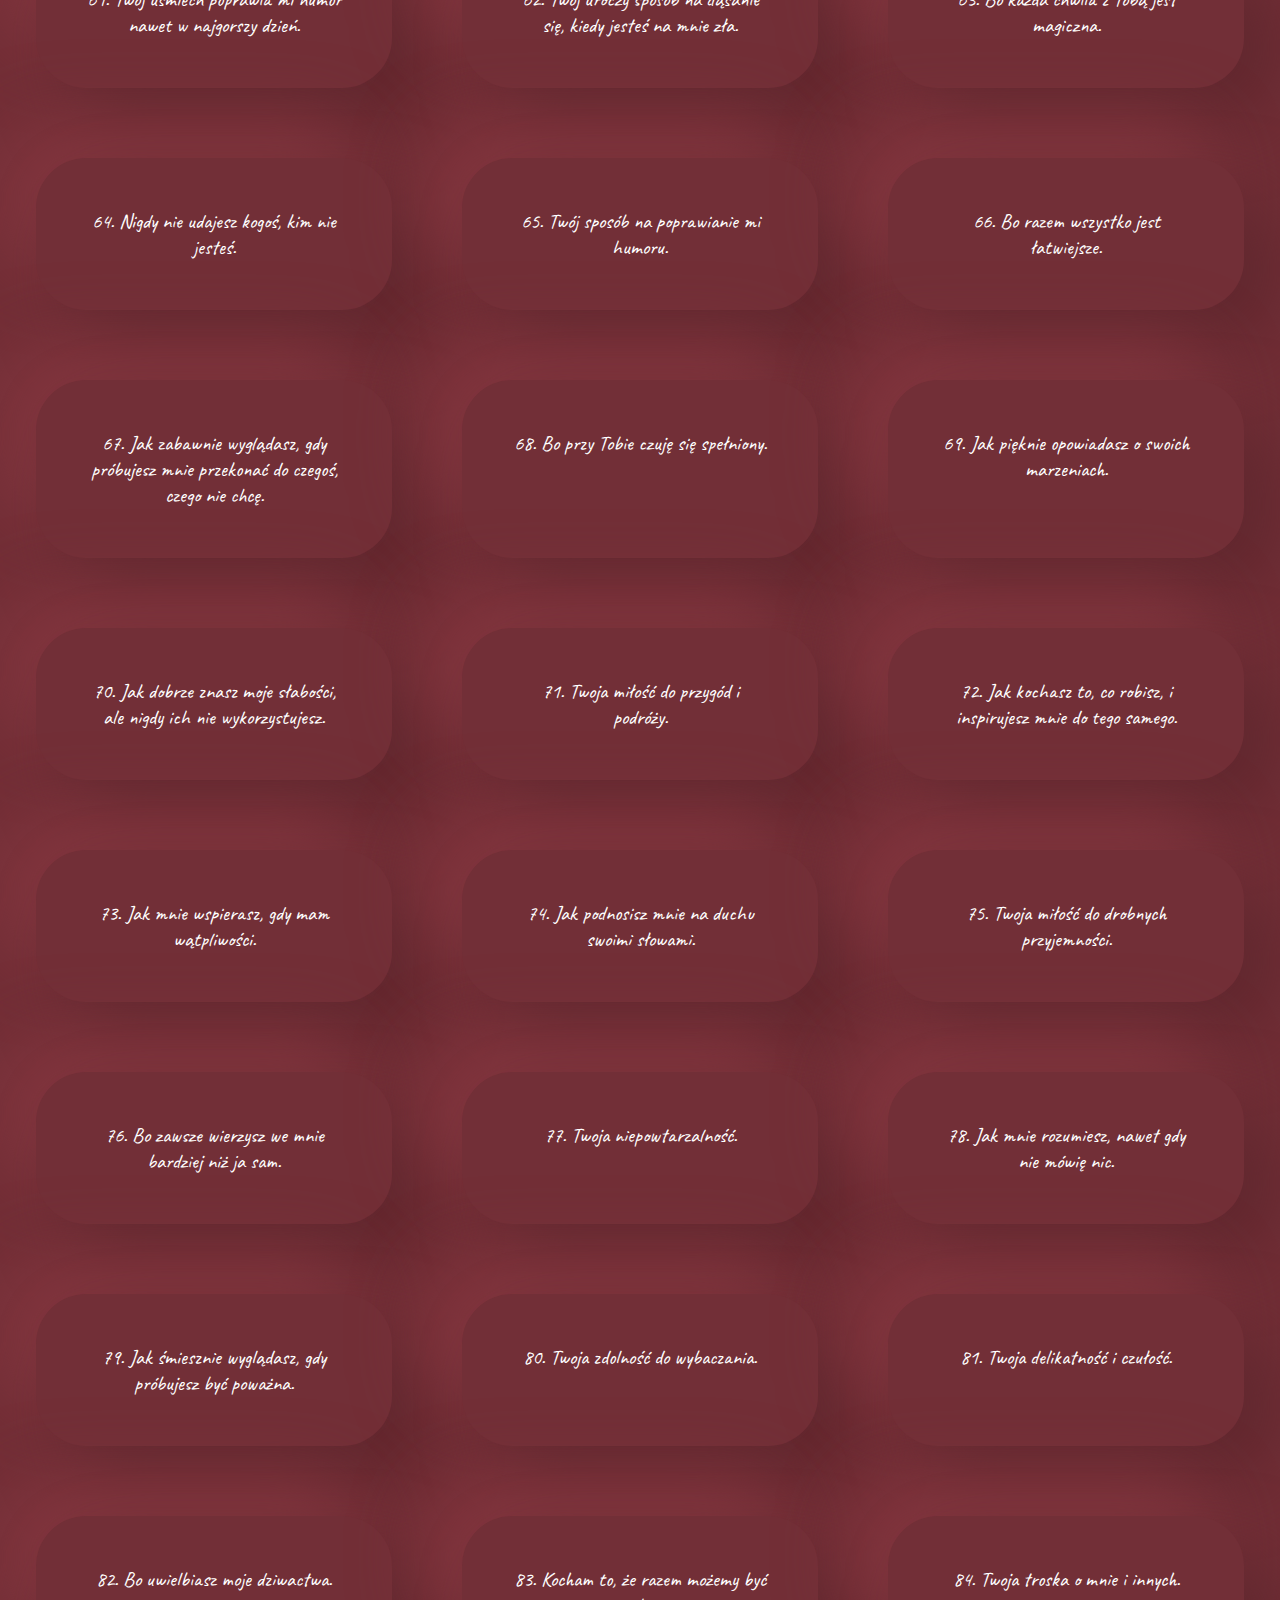
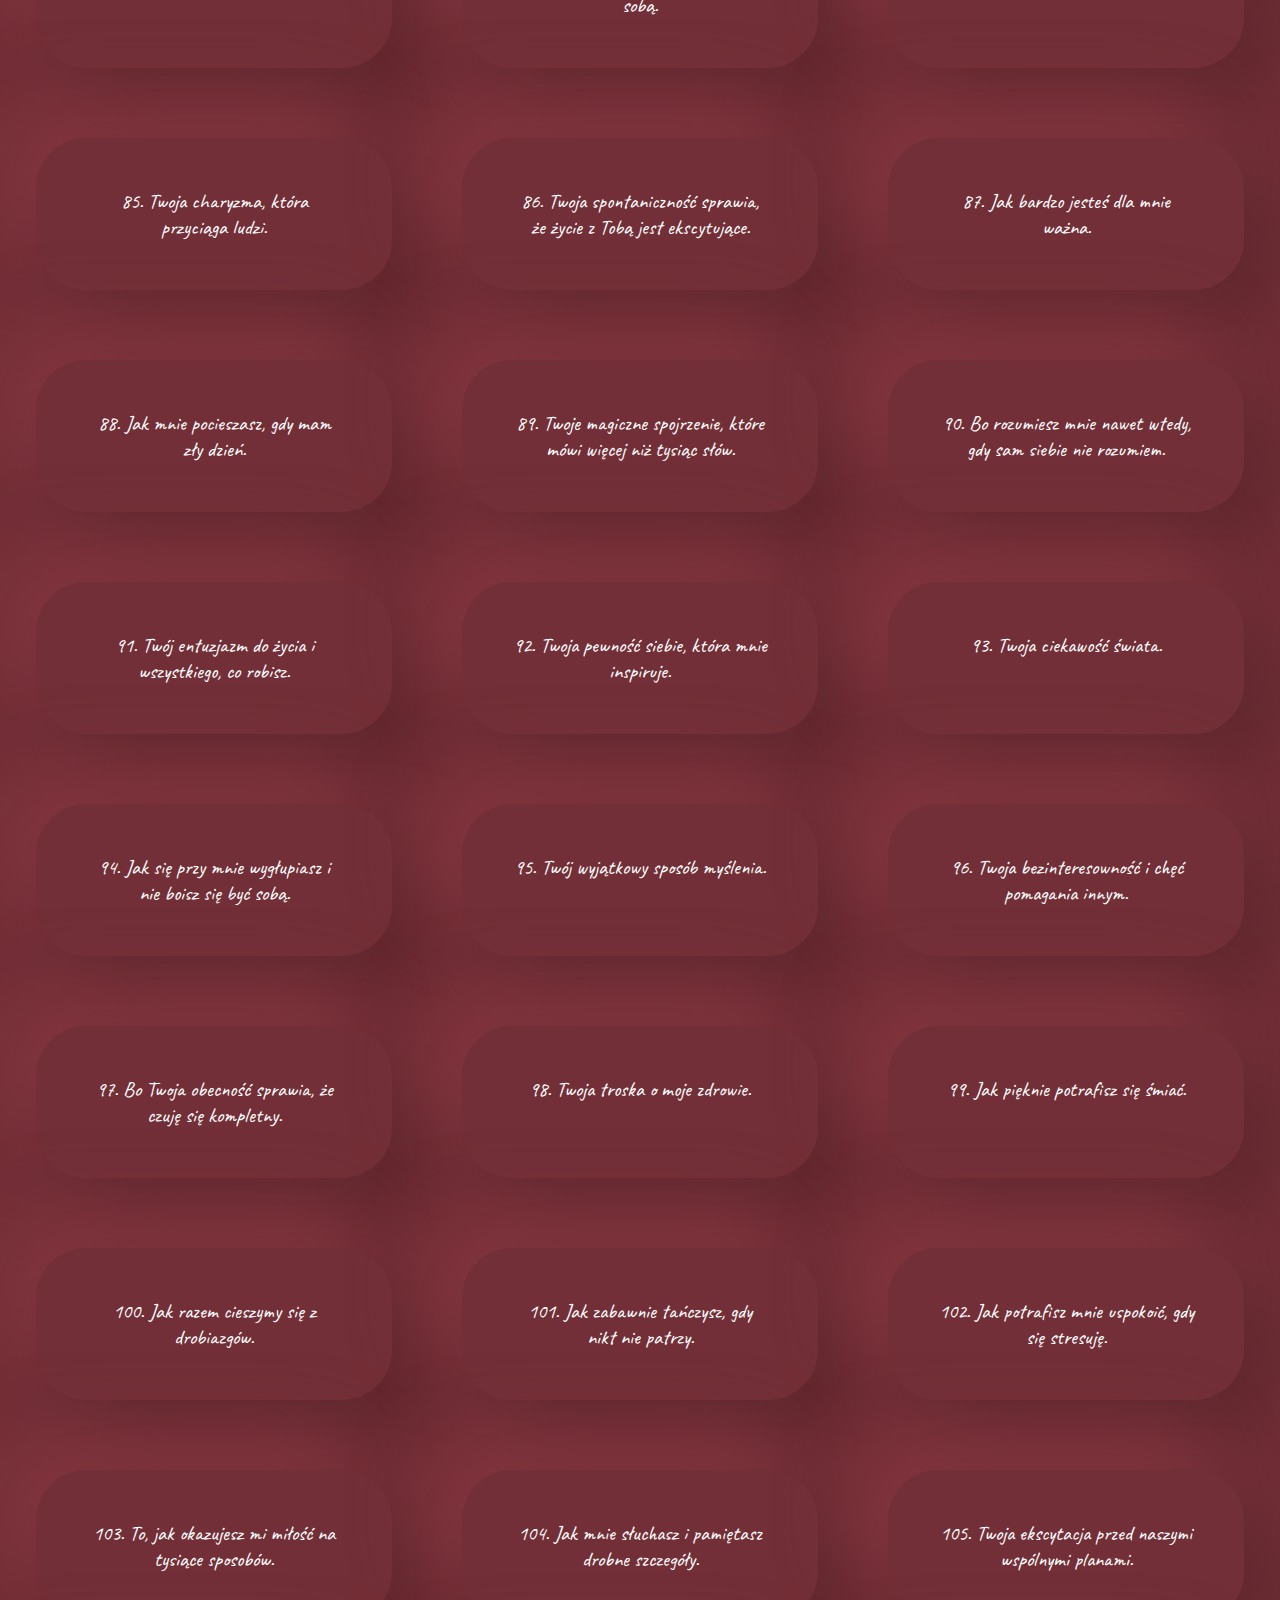
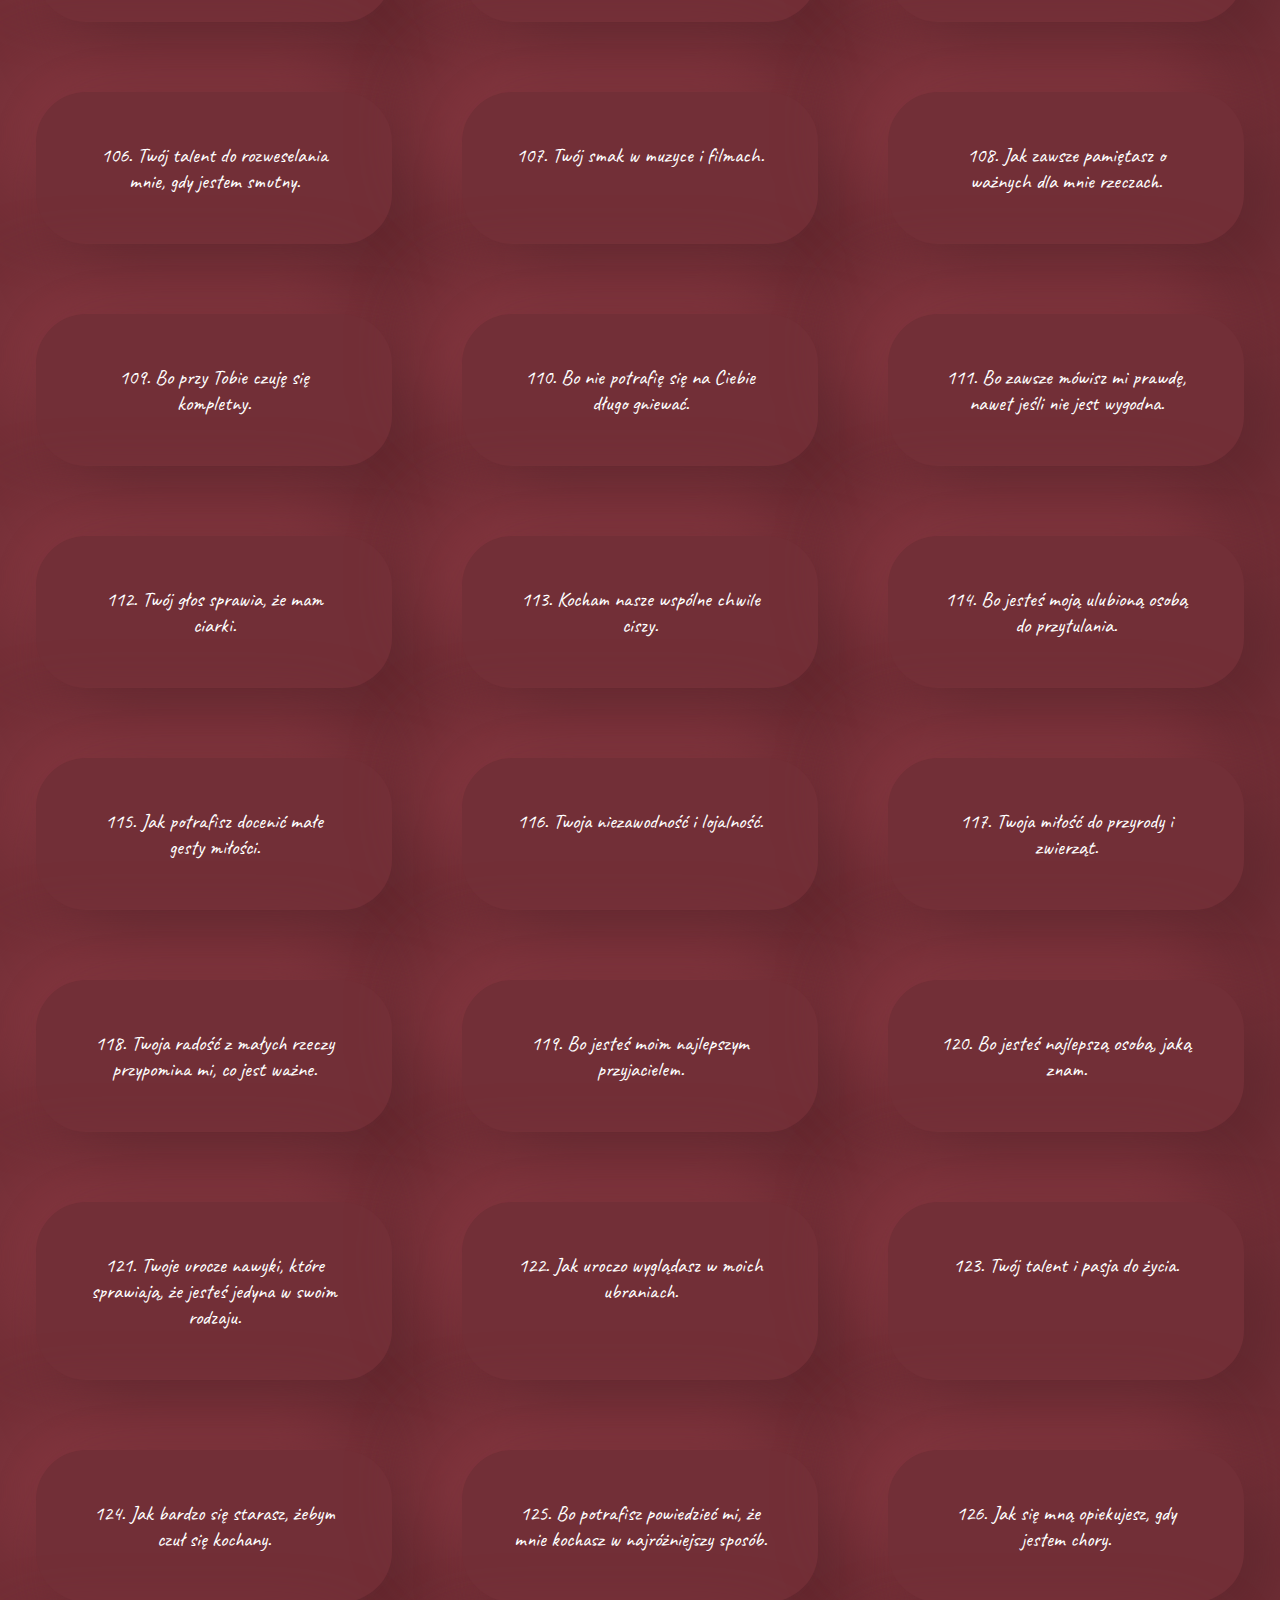
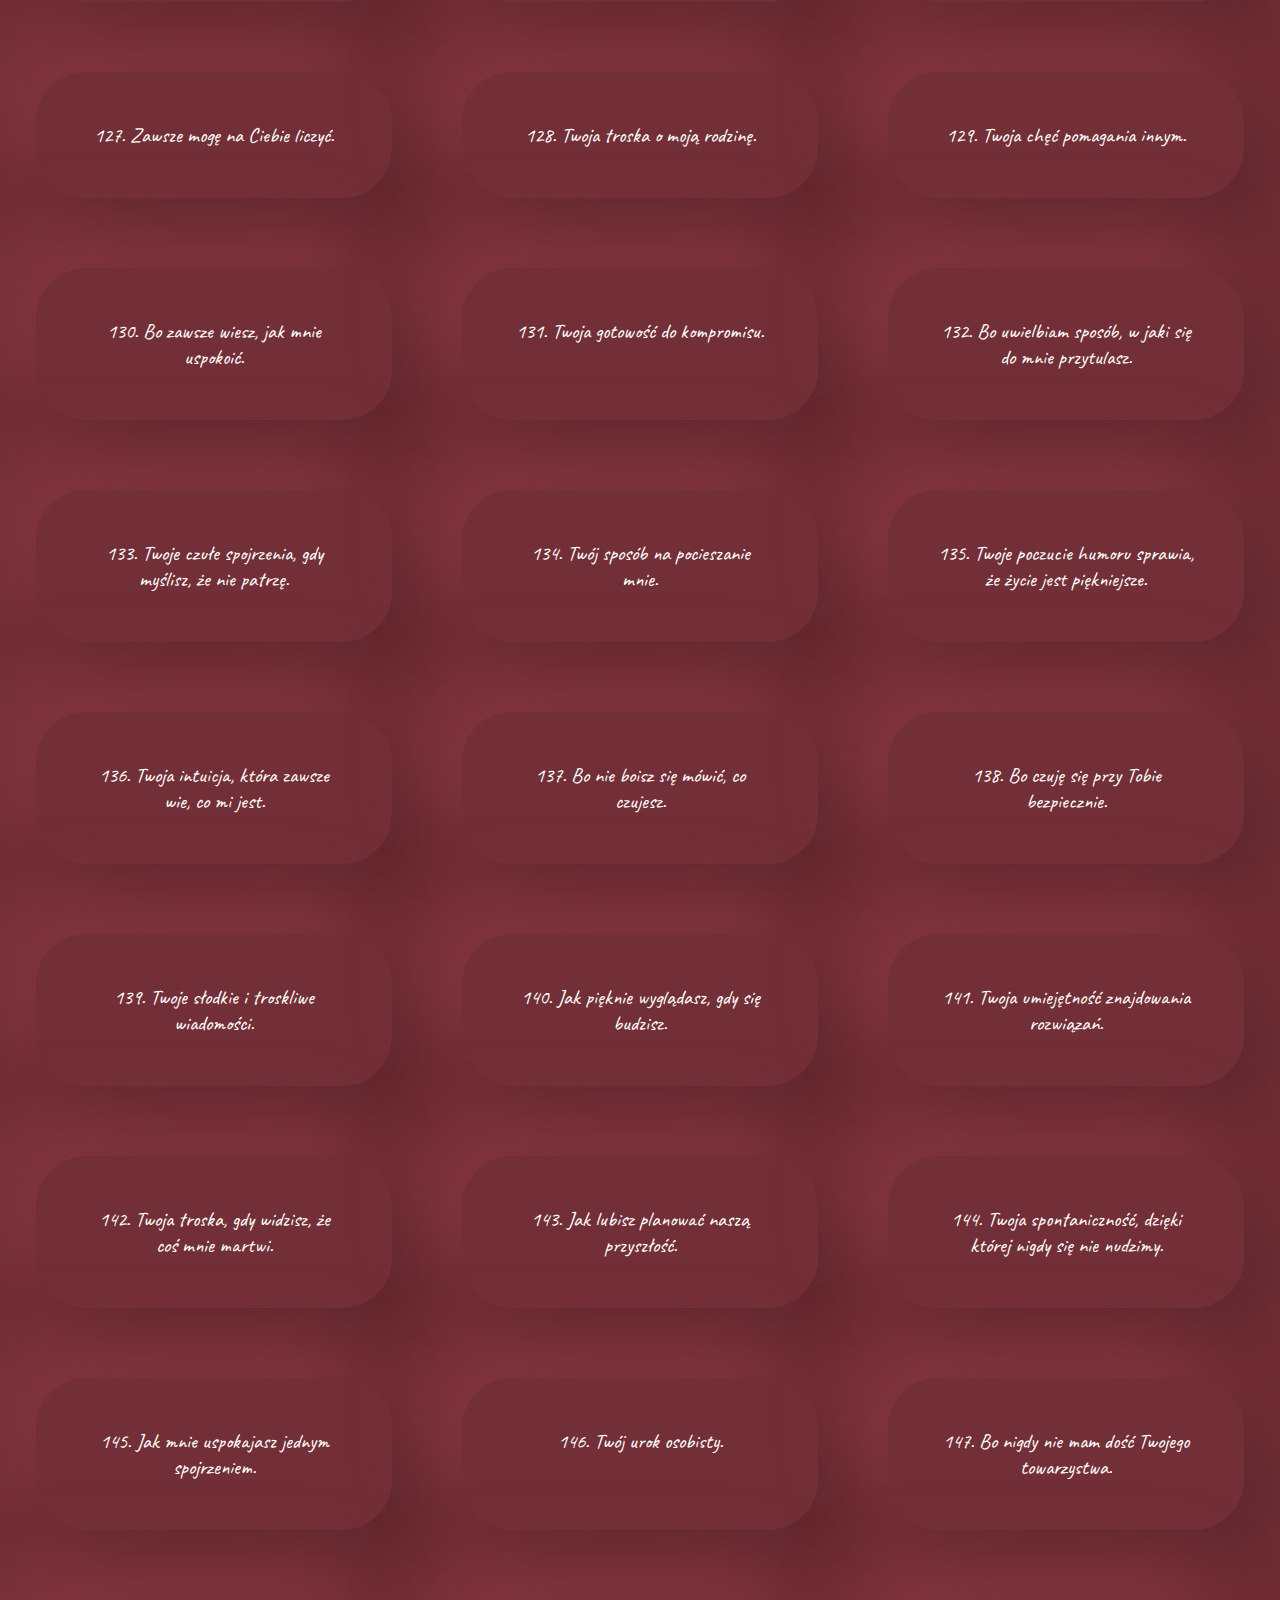
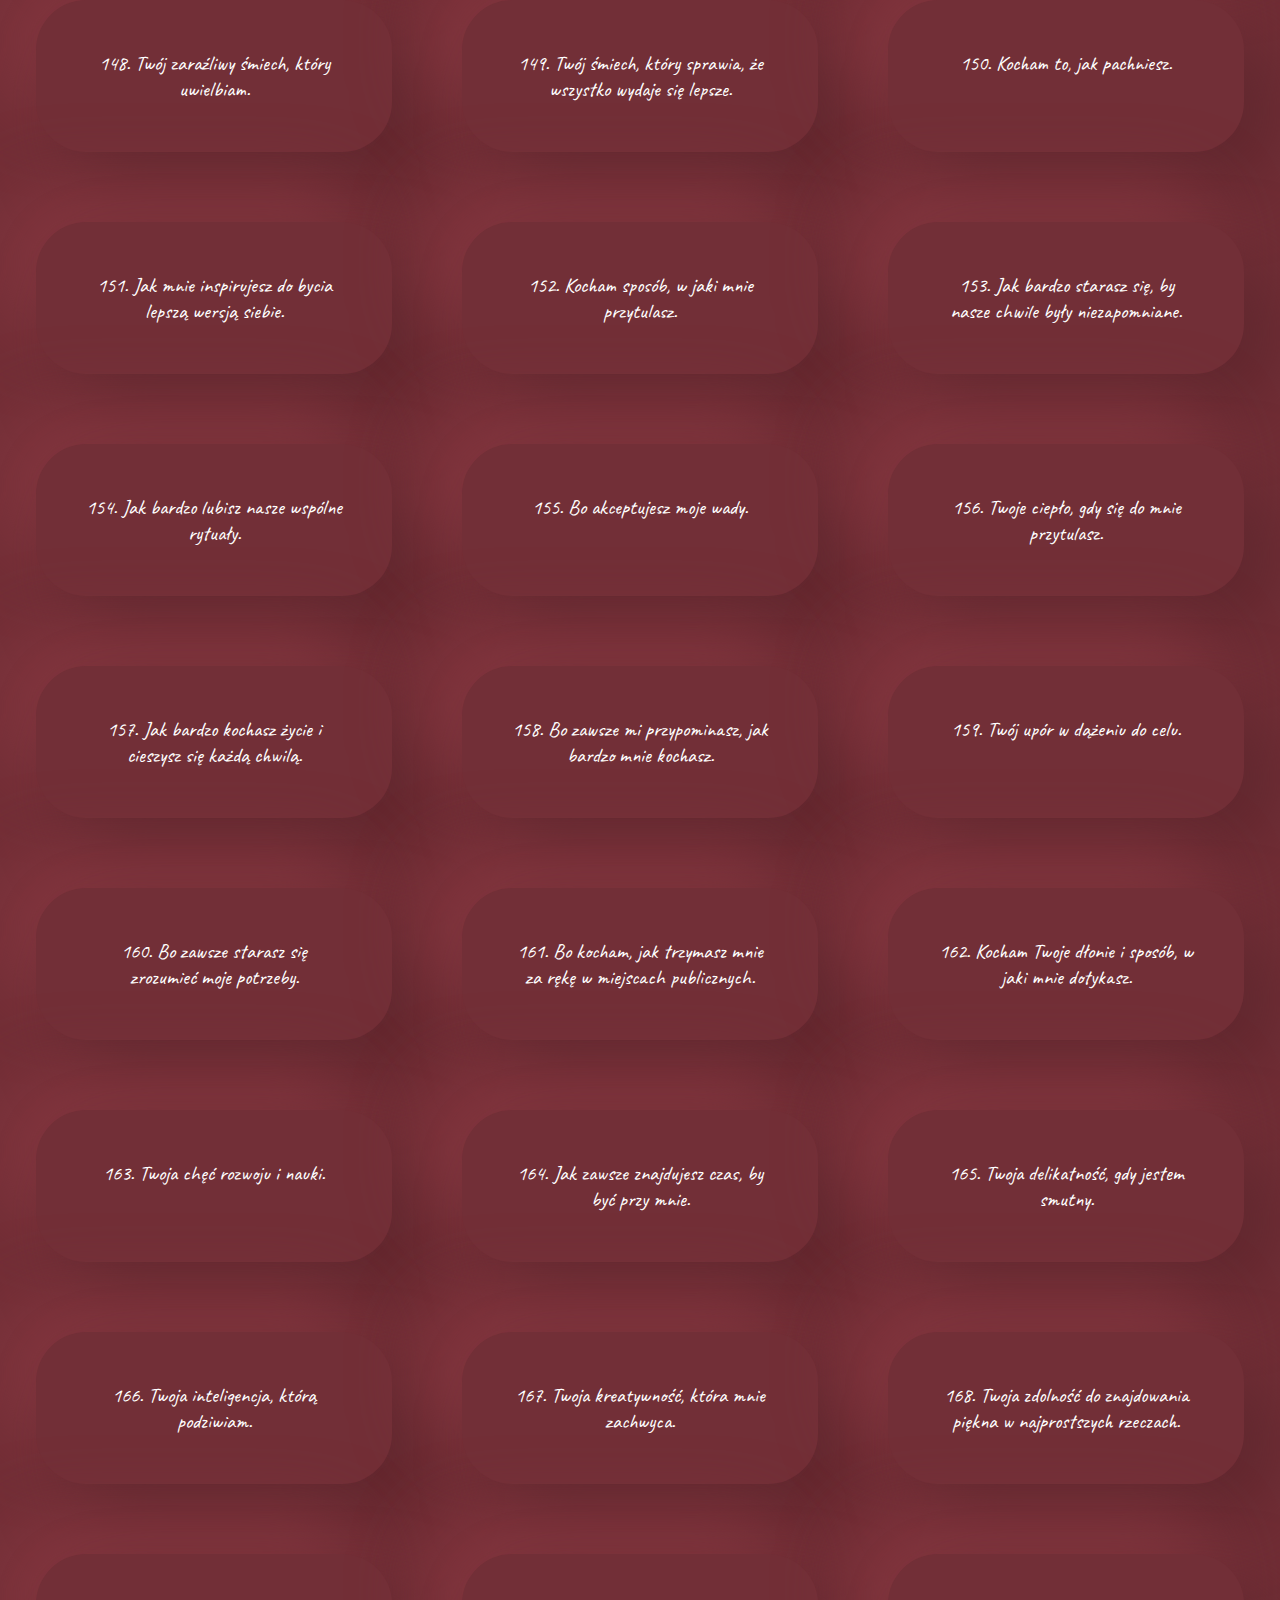
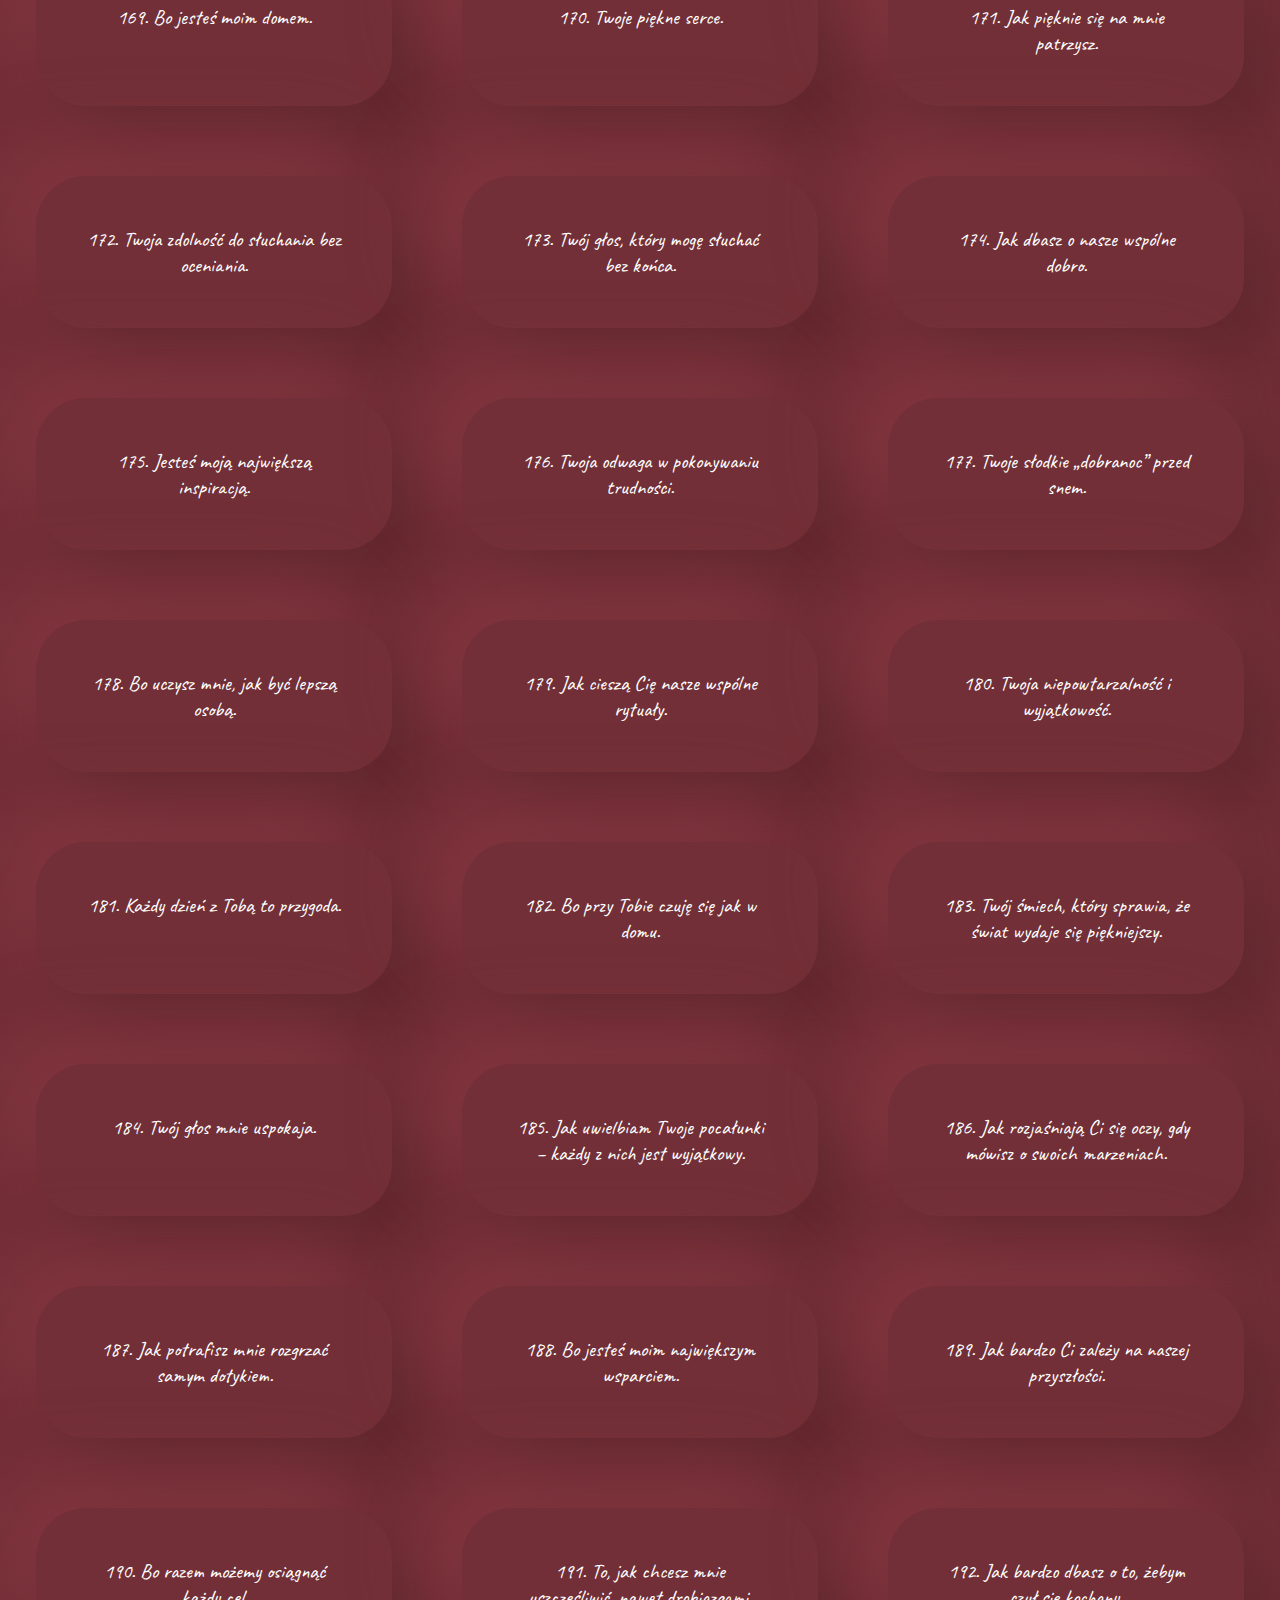
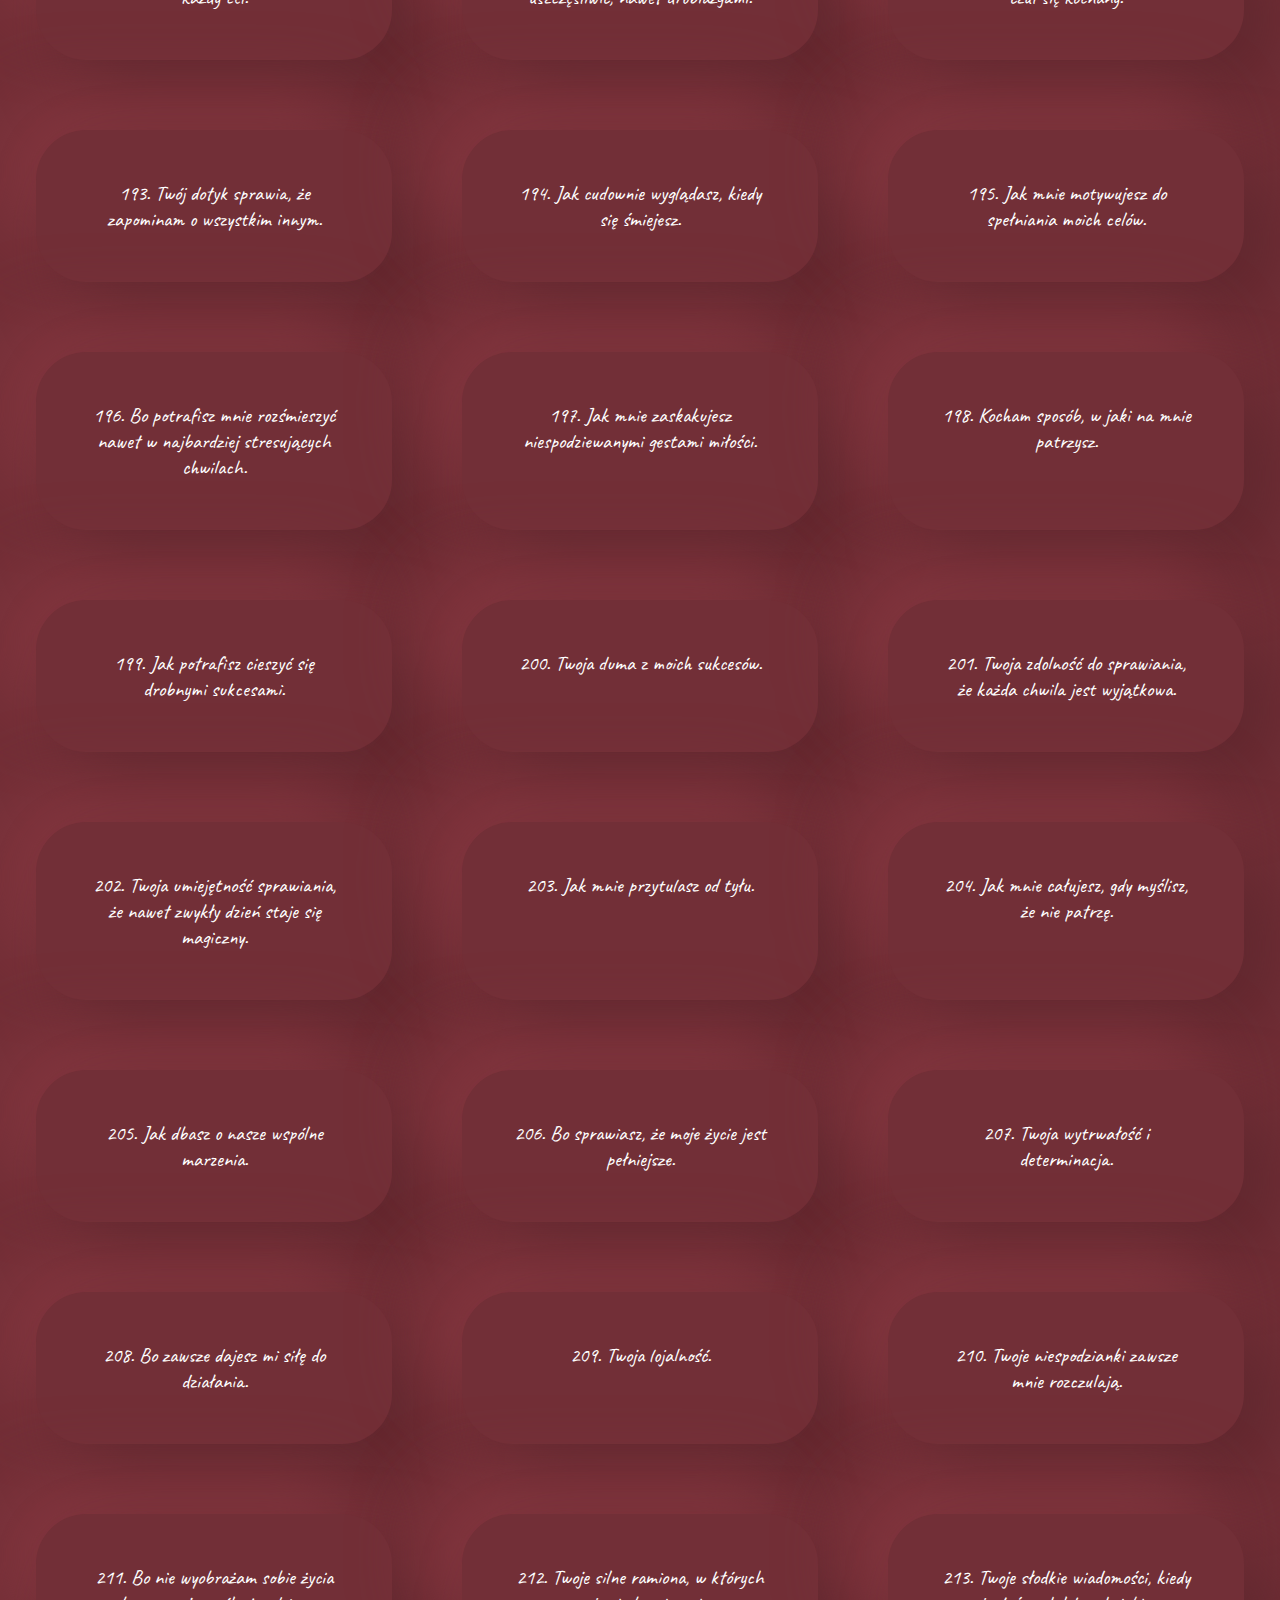
<file: Walentynkowa-zabawa/365 powodów/powody365.html>
<!DOCTYPE html>
<html lang="pl">
  <head>
    <meta charset="UTF-8" />
    <meta name="viewport" content="width=device-width, initial-scale=1.0" />
    <title>365 powodów miłości</title>
    <link rel="stylesheet" href="style365.css" />
    <link
      rel="stylesheet"
      href="https://cdnjs.cloudflare.com/ajax/libs/font-awesome/6.5.1/css/all.min.css"
    />
  </head>
  <body>
    <div class="heart-container"></div>
    <a
      href="/MyWeb/Walentynkowa-zabawa/walentynki.html"
      class="game-link"
      target="_blank"
      ><i class="fa-solid fa-gamepad"></i
    ></a>
    <h1>365 powodów miłości, której czuję do Ciebie:</h1>
    <div id="container"></div>
    <h1>Fabian &copy; 2025</h1>
  </body>
  <script src="script365.js"></script>
</html>
</file>
<file: style.css>
@import url('https://fonts.googleapis.com/css2?family=Inter:wght@300;400;600;800&display=swap');

* {
  margin: 0;
  padding: 0;
  box-sizing: border-box;
}

body {
  background-color: #050505; /* Prawdziwa głęboka czerń */
  color: #a0a0a0;
  font-family: 'Inter', sans-serif;
  display: flex;
  justify-content: center;
  align-items: center;
  min-height: 100vh;
  padding: 40px 20px;
  overflow-x: hidden;
}

/* Tło z efektem siatki (Grid) - bardzo modny detal */
body::before {
  content: "";
  position: fixed;
  top: 0;
  left: 0;
  width: 100%;
  height: 100%;
  background-image: 
    linear-gradient(rgba(255, 255, 255, 0.03) 1px, transparent 1px),
    linear-gradient(90deg, rgba(255, 255, 255, 0.03) 1px, transparent 1px);
  background-size: 40px 40px;
  z-index: -1;
}

.container {
  max-width: 900px;
  width: 100%;
}

h1 {
  font-size: 3.5rem;
  font-weight: 800;
  text-align: left;
  margin-bottom: 60px;
  color: #fff;
  letter-spacing: -2px;
}

/* Układ Bento Box */
.category {
  display: grid;
  grid-template-columns: 200px 1fr;
  gap: 20px;
  margin-bottom: 60px;
  border-top: 1px solid #222;
  padding-top: 20px;
}

.category h2 {
  font-size: 0.9rem;
  color: #555;
  text-transform: uppercase;
  letter-spacing: 3px;
  font-weight: 600;
}

ul {
  list-style: none;
  display: grid;
  grid-template-columns: repeat(auto-fill, minmax(280px, 1fr));
  gap: 12px;
}

li {
  perspective: 1000px;
}

a {
  display: flex;
  align-items: center;
  padding: 24px;
  background: #0d0d0d;
  color: #eee;
  text-decoration: none;
  border-radius: 4px; /* Bardziej surowy, nowoczesny wygląd */
  border: 1px solid #1a1a1a;
  font-weight: 400;
  position: relative;
  overflow: hidden;
  transition: all 0.4s cubic-bezier(0.175, 0.885, 0.32, 1.275);
}

/* Efekt najechania - karta "wychodzi" do przodu */
a:hover {
  background: #111;
  border-color: #444;
  color: #fff;
  transform: translateY(-5px) scale(1.02);
  box-shadow: 0 20px 40px rgba(0, 0, 0, 0.6);
}

/* Neonowy pasek z boku */
a::after {
  content: "";
  position: absolute;
  left: 0;
  top: 0;
  height: 100%;
  width: 2px;
  background: #fff; /* Czysta biel lub dowolny kolor neonowy */
  transform: scaleY(0);
  transition: transform 0.3s ease;
}

a:hover::after {
  transform: scaleY(1);
}

/* Personalizacja kolorów dla konkretnych sekcji (opcjonalnie) */
.category:nth-of-type(1) a:hover::after { background: #00f2ff; } /* Cyjan dla gier */
.category:nth-of-type(2) a:hover::after { background: #7000ff; } /* Fiolet dla portfolio */
.category:nth-of-type(3) a:hover::after { background: #ff0055; } /* Róż dla projektu dla partnerki */

/* Responsywność */
@media (max-width: 768px) {
  .category {
    grid-template-columns: 1fr;
    gap: 10px;
  }
  
  h1 {
    font-size: 2.5rem;
    text-align: center;
  }
}
</file>
<file: Games/1-RockPaperScissors/styles.css>
* {
        margin: 0;
        padding: 0;
        box-sizing: border-box;
        font-family: roboto, sans-serif;
    }

    h1 {
        text-align: center;
        margin: 20px 0;
    }

    h3 {
        margin: 30px 0;
    }

    .panel {
        margin: 20px;
    }

    .panel-left,
    .panel-right {
        display: inline-block;
        width: 48%;
        overflow: hidden;
        margin: 40px auto 0;
        text-align: center;
    }

    .panel-left p {
        font-size: 20px;
    }

    .panel h3 {
        text-align: center;
    }

    h1,
    h3 {
        text-transform: uppercase;
    }

    h2 {
        font-size: 40px;
    }

    .select {
        overflow: hidden;
        text-align: center;
        margin: 0 auto;
        max-width: 1000px;
    }

    .select img {
        width: 200px;
        margin: 20px;
        display: inline-block;

    }

    button {
        display: block;
        padding: 5px 20px;
        border: 2px solid black;
        text-transform: uppercase;
        background-color: #fff;
        font-weight: bold;
        margin: 10px auto;
        transition: .3s;
        font-size: 30px;
        cursor: pointer;
    }

    button:hover {
        background-color: rgb(20, 20, 20);
        color: white
    }

    span {
        font-weight: bold;
    }
</file>
<file: Games/2-OneArmedBandit/style.css>
* {
 margin: 0;
 padding: 0;
 box-sizing: border-box;
}

.wrap {
 width: 80%;
 margin: 5vh auto 0;
 font-family: 'open sans', roboto, sans-serif; 
}



h1 {
 text-align: center;
 text-transform: uppercase;
 margin-bottom: 30px;
}
.game {
 display: flex;
 margin-bottom: 3vh;

}
.game div {
 height: 30vh;
 flex-grow: 1;
 margin: 10px;
border: 3px solid gray;
}

.play {
 text-align: center;
}

.play input{
 height: 90px;
 font-size: 40px;
 padding: 20px;
 width: 400px;
 border: 3px solid black;
 text-align: center;
}
.play button {
 width: 40%;
 height:90px;
 text-align: center;
 padding: 20px 60px;
 font-size: 40px;
 text-transform: uppercase;
 background-color: #333;
 border: none;
 color: white;
 cursor: pointer;
 letter-spacing: 6px;
}

.panel {
 margin: 80px 0 40px;
 font-size: 26px;
}

.panel, .score {
 font-size: 26px;
}
.panel span, .score span {
 font-weight: bold;
}

@media (max-width: 1024px) {
 .wrap {
 width: 90%;
 }
 .play input{
  height: 70px;
  font-size: 30px;
  display: block;
  margin: 20px auto;

 }
 .play button {
  height: 74px;
  font-size: 30px;
  display: block;
  text-align: center;
  margin: 0 auto;
  padding: 0 20px ;
 }

}
</file>
<file: Portfolio/1-WebPagev1.0/css/style.css>
/*
font-family: 'Saira',
sans-serif;
font-family: 'Saira Condensed',
sans-serif;
*/

* {
  margin: 0;
  padding: 0;
  box-sizing: border-box;
}

.clearfix::after {
  content: "";
  display: block;
  clear: both;
}

header {
  position: relative;
  background-color: #29a6dc;
  height: 100vh;
  overflow: hidden;
  max-width: 1920px;
  margin: 0 auto;
}

header > * {
  position: absolute;
}

header div.welcome {
  width: 90%;
  z-index: 1;
  top: 7%;
  left: 5%;
  right: 5%;
  font-family: "Saira Condensed", sans-serif;
  color: white;
  font-size: 40px;
  font-weight: bold;
  text-align: center;
  text-transform: uppercase;
}

header h1 {
  margin-top: 15px;
  font-size: 24px;
  text-align: center;
}

header h2 {
  font-size: 24px;
  font-weight: normal;
  text-align: center;
}

header button {
  text-align: center;
  font-family: "Saira", sans-serif;
  font-weight: 300;
  line-height: 32px;
  padding: 0 20px;
  text-transform: uppercase;
  color: white;
  background-color: transparent;
  font-size: 14px;
  border: 2px solid white;
}

@media (orientation: portrait) and (min-width: 360px) {
  header h1 {
    font-size: 28px;
  }
  header h2 {
    font-size: 28px;
  }

  header button {
    margin-top: 24px;
    line-height: 40px;
    font-size: 18px;
  }
}

@media (orientation: portrait) and (min-width: 410px) {
  header h1 {
    font-size: 30px;
  }
  header h2 {
    font-size: 30px;
  }

  header button {
    margin-top: 40px;
    line-height: 50px;
    font-size: 22px;
  }

  header img {
    right: -20%;
  }
}

@media (orientation: portrait) and (min-width: 768px) {
  header p {
    font-size: 80px;
  }
  header h1 {
    font-size: 42px;
  }
  header h2 {
    font-size: 42px;
  }

  header button {
    margin-top: 60px;
    line-height: 60px;
    font-size: 34px;
  }

  header img {
    right: -20%;
  }
}

@media (orientation: landscape) {
  header img {
    height: 80%;
    bottom: 0;
    right: -5%;
  }
  header div.welcome {
    top: 15%;
    left: 7%;
    right: 48%;
  }
  header button {
    margin-top: 40px;
  }
}

@media (orientation: landscape) and (min-width: 640px) {
  header h1 {
    font-size: 30px;
  }
  header h2 {
    font-size: 30px;
  }
  header button {
    font-size: 22px;
    line-height: 40px;
  }
}

@media (orientation: landscape) and (min-width: 1024px) {
  header div.welcome {
    left: 3%;
  }

  header p {
    font-size: 56px;
  }
  header h1 {
    margin-top: 40px;
    font-size: 38px;
  }
  header h2 {
    font-size: 38px;
  }
  header button {
    margin-top: 80px;
    font-size: 32px;
    line-height: 70px;
  }

  header img {
    right: -22%;
    height: 85%;
  }
}

@media (orientation: landscape) and (min-width: 1280px) {
  header div.welcome {
    text-align: center;
    left: 6%;
  }
  header p {
    font-size: 100px;
  }
  header h1 {
    margin-top: 40px;
    font-size: 60px;
  }
  header h2 {
    font-size: 60px;
  }
  header button {
    margin-top: 100px;
    font-size: 40px;
    line-height: 80px;
    padding: 0 40px;
    border-width: 2px;
  }

  header img {
    right: -18%;
    height: 80%;
  }
}

@media (orientation: landscape) and (min-width: 1600px) {
  header div.welcome {
    left: 8%;
  }
  header p {
    font-size: 120px;
  }
  header h1 {
    margin-top: 40px;
    font-size: 60px;
  }
  header h2 {
    font-size: 60px;
  }
  header button {
    line-height: 90px;
  }

  header img {
    right: -8%;
    height: 90%;
  }
}

@media (min-width: 1024px) {
  header button {
    cursor: pointer;
    transition: 0.3s;
  }
  header button:hover {
    background-color: #fff;
    color: #111;
  }
}

/* Sekcja 1 nasze cechy*/

.features {
  max-width: 1600px;
  margin: 50px auto 0;
  padding: 5%;
  text-align: center;
}

.features h1 {
  font-family: "Saira Condensed", sans-serif;
  font-size: 26px;
  text-transform: uppercase;
  margin-bottom: 15px;
}

.features h2 {
  font-family: "Saira Condensed", sans-serif;
  font-size: 22px;
  text-transform: uppercase;
}

.features p {
  font-family: "Saira", sans-serif;
  font-size: 12px;
  font-weight: 300;
  margin: 20px 0;
}

.features img {
  width: 100%;
  margin: 5px 0;
  max-width: 375px;
}

@media (min-width: 360px) {
  .features h1 {
    font-size: 28px;
  }

  .features h2 {
    font-size: 24px;
  }
  .features p {
    font-size: 14px;
  }
}

@media (min-width: 768px) {
  .features h1 {
    font-size: 36px;
  }

  .features h2 {
    font-size: 28px;
  }
  .features p {
    font-size: 18px;
  }
}

@media (min-width: 1024px) {
  .features {
    margin-top: 50px;
    padding: 5% 2%;
    text-align: center;
  }
  .feature {
    float: left;
    width: 33%;
    padding: 20px;
  }
  .features h1 {
    font-size: 36px;
  }

  .features h2 {
    font-size: 22px;
  }
  .features p {
    font-size: 16px;
    line-height: 120%;
    padding: 0 10px;
  }
}

@media (min-width: 1600px) {
  .feature {
    padding: 20px 50px;
  }
  .features h1 {
    font-size: 60px;
  }

  .features h2 {
    font-size: 32px;
  }
  .features p {
    font-size: 21px;
    line-height: 140%;
    padding: 0 10px;
  }
}

.portfolio {
  background-color: black;
  padding: 10px 0 30px;
}

.portfolio h1 {
  font-size: 28px;
  font-family: "Saira Condensed", sans-serif;
  text-transform: uppercase;
  color: white;
  text-align: center;
  padding: 10px 20px;
  margin-bottom: 15px;
}

.portfolio .web img {
  width: 100%;
}

.portfolio .about {
  color: white;
  font-family: "Saira", sans-serif;
  font-weight: normal;
  padding: 10px 20px 20px 0;
  text-align: left;
}

.portfolio .about h2 {
  font-size: 18px;
  border-bottom: 2px solid white;
  margin-bottom: 12px;
  padding-bottom: 6px;
  text-indent: 20px;
}

.portfolio .about p {
  font-size: 12px;
  padding-left: 20px;
}

.portfolio .project {
  max-width: 1400px;
  margin: 0 auto 20px;
}

.portfolio .project:nth-of-type(odd) {
  background-color: #ff4f2c;
}

.portfolio .project:nth-of-type(even) {
  background-color: #29a6dc;
}

@media (min-width: 768px) {
  .portfolio h1 {
    font-size: 40px;
  }

  .portfolio .about h2 {
    font-size: 28px;
    text-indent: 40px;
  }

  .portfolio .about p {
    font-size: 18px;
    padding-left: 40px;
  }

  .portfolio .project {
    margin-bottom: 40px;
  }
}

@media (orientation: landscape) {
  .web,
  .about {
    width: 50%;
    float: left;
  }

  .web img {
    display: block;
  }

  .portfolio .project:nth-of-type(even) .web {
    float: right;
  }
  .portfolio .project:nth-of-type(even) .about {
    padding-right: 0;
  }
  .portfolio .project:nth-of-type(even) .about p {
    padding-right: 20px;
  }
  .portfolio .project:nth-of-type(even) .about h2 {
    text-indent: 0;
    margin-left: 40px;
  }
}

@media (orientation: landscape) and (min-width: 1400px) {
  .portfolio h1 {
    font-size: 60px;
    padding: 30px 0;
  }

  .portfolio .about h2 {
    padding-top: 50px;
    font-size: 28px;
    text-indent: 40px;
    margin-bottom: 50px;
  }

  .portfolio .about p {
    font-size: 18px;
    padding-left: 40px;
    line-height: 180%;
  }

  .portfolio .project {
    margin-bottom: 40px;
  }
}

/* Sekcja Slogan*/

.slogan {
  text-align: center;
  background-image: url(../images/motto.jpg);
  background-size: cover;
  background-position: center;
  background-attachment: fixed;

  color: white;
}

.slogan h1 {
  font-family: "Saira Condensed", sans-serif;
  font-size: 26px;
  text-transform: uppercase;
  margin-bottom: 25px;
}

.slogan p {
  font-family: "Saira", sans-serif;
  font-size: 22px;
}

.slogan .bg {
  padding: 30px 10px;
  background-color: rgba(0, 63, 114, 0.5);
}

@media (orientation: landscape) {
  .slogan p {
    width: 70%;
    margin-left: auto;
    margin-right: auto;
  }
}

@media (min-width: 768px) {
  .slogan .bg {
    padding: 50px 10px;
  }

  .slogan h1 {
    font-size: 48px;
    margin-bottom: 35px;
  }

  .slogan p {
    font-size: 14px;
    width: 60%;
    margin: 0 auto;
  }
}

@media (min-width: 1024px) {
  .slogan .bg {
    padding: 80px 10px;
  }

  .slogan h1 {
    font-size: 60px;
    margin-bottom: 55px;
  }

  .slogan p {
    font-size: 20px;
    width: 50%;
  }

}

/* Sekcja hobby*/

.hobby {
  max-width: 1920px;
  margin: 0 auto;
}

.hobby .item {
  height: 25vh;
}

.hobby .item {
  background-position: center;
  background-repeat: no-repeat;
}

.hobby .item:nth-of-type(1) {
  background-image: url(../images/hobby1.jpg);
}

.hobby .item:nth-of-type(2) {
  background-image: url(../images/hobby2.jpg);
}

.hobby .item:nth-of-type(3) {
  background-image: url(../images/hobby3.jpg);
}

.hobby .item:nth-of-type(4) {
  background-image: url(../images/hobby4.jpg);
}

.hobby .item p {
  font-family: "saira", sans-serif;
  color: white;
  text-align: center;
  text-shadow: 0 0 4px black;
  background-color: rgba(0, 0, 0, 0.5);
  font-size: 20px;
  padding: 5px 0;
}

.hobby h1 {
  font-family: "saira condensed", sans-serif;
  padding: 20px;
  text-align: center;
  font-size: 36px;
  text-transform: uppercase;
}

@media (min-width: 533px) {
  .hobby .item {
    float: left;
    width: 50%;
    height: 40vh;
  }
}

@media (min-width: 768px) {
  .hobby h1 {
    font-size: 48px;
    margin-top: 40px;
    margin-bottom: 35px;
  }

  .hobby .item p {
    font-size: 30px;
    padding: 15px 0;
  }
}

@media (min-width: 1024px) {
  .hobby .item p {
    padding: 0;
    line-height: 40vh;
    opacity: 0;
    transition: 1s;
    cursor: default;
  }

  .hobby .item:hover p {
    opacity: 1;
  }

  .hobby .item {
    background-size: 100%;
    transition: 1s;
  }

  .hobby .item:hover {
    background-size: 130%;
  }
}

@media (min-width: 1600px) {
  .hobby h1 {
    font-size: 60px;
    margin-top: 50px;
    margin-bottom: 45px;
  }

  .hobby .item p {
    font-size: 40px;
  }
}

/* sekcja contact */

.contact {
  background-color: #000;
  padding: 30px 20px;
}

.contact h1 {
  font-family: "Saira Condensed", sans-serif;
  font-size: 26px;
  text-transform: uppercase;
  margin-bottom: 15px;
  color: white;
  text-align: center;
}

.contact .wrap {
  padding-top: 20px;
  max-width: 1024px;
  margin: 0 auto;
}

.contact .socials {
  padding-top: 30px;
  font-size: 0;
}

.contact .social {
  padding: 10px 0;
  color: white;
  font-family: saira condensed, sans-serif;
  text-align: center;
}

.contact .social img {
  float: left;
}

.contact .social a {
  color: #fff;
  text-decoration: none;
  line-height: 72px;
  padding-left: 20px;
  float: left;
  font-size: 20px;
  text-align: center;
  width: 80%;
}

@media (min-width: 533px) {
  .contact .social {
    display: inline-block;
    width: 50%;
  }
}

@media (min-width: 1024px) {
  .contact h1 {
    font-size: 60px;
    padding: 30px 0;
  }
  .contact .socials {
    float: left;
    width: 100%;
  }

  .contact .social {
    display: block;
    width: 50%;
    margin: 0 auto;
  }
}

footer {
  background-color: #29a6dc;
  color: white;
  font-family: saira, sans-serif;
  text-align: center;
  padding: 20px;
  font-size: 20px;
}
</file>
<file: Portfolio/MyFirstPages/styles.css>
* {
    margin: 0;
    padding: 0;
    font-family: arial;
    box-sizing: border-box;
}

body {
    background-color: #ddb;
}

#wrapper {
    max-width: 1000px;
    margin: 0 auto;
    background-color: white;    
}

header img {
    width: 100%;
    display: block;
}

nav {
    background-color: darkcyan;
}

nav a {
    display: inline-block;
    width: 25%;
    padding: 15px 30px;
    color: white;
    text-decoration: none;
    text-align: center;
}

a.menu:hover {
    background-color: crimson;
}

.active {
    background-color: crimson;
}

article {
    margin-top: 30px;
    margin-bottom: 20px;
    padding: 0 20px;
}

article h1 {
    font-size: 30px;
    text-align: center;
    margin: 0 10% 20px 10%;   
    padding-bottom: 15px;
    border-bottom: 2px solid crimson;    
}

img.left {
    float: left;
    padding: 0 10px 10px 0;
    width: 25%;
    border-radius: 50% 30%;    
}

article p {
    text-align: justify;
    line-height: 25px;
    font-size: 18px;
    padding: 15px 0 15px 0;    
}

iframe {
    width: 100%;    
}

footer {
    height: 40px;
    background-color: darkcyan;
    color: white;
    line-height: 40px;
    text-align: center;
    margin-top: 10px;
}
</file>
<file: Walentynkowa-zabawa/style.css>
@import url('https://fonts.googleapis.com/css2?family=Caveat:wght@400..700&display=swap');

* {
  font-family: 'Caveat', serif;
  font-optical-sizing: auto;
  font-weight: 400;
  font-style: normal;
}

body {
  margin: 0;
  background-color: #722f37;
  color: #ffffff;
}

/* aniamowane tlo */

.heart-container {
  position: fixed;
  width: 100%;
  height: 100%;
  overflow: hidden;
  pointer-events: none;
}

.heart {
  position: absolute;
  width: 20px;
  height: 20px;
  background-color: #e63946;
  animation: floatUp 5s linear infinite;
  opacity: 0.8;
  mask-border: radial-gradient(#000 69%, #0000 70%) 84.5%/50%;
  clip-path: polygon(-42% 0, 50% 91%, 142% 0);
  pointer-events: none;
}

@keyframes floatUp {
  0% {
    transform: translateY(100vh) scale(0.5);
    opacity: 0;
  }
  50% {
    opacity: 1;
  }
  100% {
    transform: translateY(-10vh) scale(1);
    opacity: 0;
  }
}

.wrapped {
  display: flex;
  justify-content: center;
  align-items: center;
  height: 100%;
  flex-direction: column;
  gap: 10px;
}

/* poczatkowe napisy */

.opening-credits {
  text-align: center;
  padding: 5%;
  width: 70%;
}

/* font sizy */

.opening-credits h1 {
  font-size: 4em;
  font-weight: 700;
}

.opening-credits h2 {
  margin-top: 70px;
  font-size: 3em;
  font-weight: 700;
}

.opening-credits p {
  font-size: 1.4em;
}

.opening-credits ol {
  list-style-position: inside;
  font-size: 1.4em;
}

/* style kafelka */

.card {
  width: 50%;
  text-align: center;
  padding: 50px;
  margin-bottom: 100px;

  border-radius: 50px;
  background: #722f37;
  box-shadow: 35px 35px 70px #61282f, -35px -35px 70px #83363f;
}

.card h3 {
  font-size: 3em;
  font-weight: 600;
  margin-top: 0;
  margin-bottom: 5px;
}

.card p {
  font-size: 1.6em;
}

.card p.hint {
  font-size: 1.2em;
  font-weight: 500;
}

.card p.hidden-hint {
  font-size: 1.4em;
}

.card input {
  border-radius: 5px;
  width: 30%;
  padding: 10px;
  font-size: 0.8em;
}

.card .author {
  font-weight: 500;
}

/* ukryte elementy */

.hidden {
  opacity: 0;
  visibility: hidden;
}

.visible {
  opacity: 1;
  visibility: visible;
  transition: opacity 2s ease-in-out, visibility 2s ease-in-out;
}

button {
  background: #e63946;
  border: 1px solid #e63946;
  opacity: 0.9;
  border-radius: 5px;
  box-shadow: rgba(0, 0, 0, 0.1) 1px 2px 4px;
  box-sizing: border-box;
  cursor: pointer;
  display: inline-block;
  color: #ffffff;
  font-size: 1em;
  font-weight: 600;
  padding: 10px 12px;
  text-align: center;
}

button:hover,
button:active {
  background-color: initial;
  background-position: 0 0;
  color: #ff4742;
}

button:active {
  opacity: 0.5;
}

/* menu */

.heart-link {
  position: fixed;
  top: 10px;
  right: 10px;
  font-size: 2.5em;
  color: #e63946;
  opacity: 0.8;
  text-decoration: none;
  z-index: 1000;
}
</file>
<file: Walentynkowa-zabawa/365 powodów/style365.css>
@import url('https://fonts.googleapis.com/css2?family=Caveat:wght@400..700&display=swap');

* {
  font-family: 'Caveat', serif;
  font-optical-sizing: auto;
  font-weight: 400;
  font-style: normal;
}

body {
  margin: 0;
  background-color: #722f37;
  color: #ffffff;
}

/* aniamowane tlo */

.heart-container {
  position: fixed;
  width: 100%;
  height: 100%;
  overflow: hidden;
  pointer-events: none;
}

.heart {
  position: absolute;
  width: 20px;
  height: 20px;
  background-color: #e63946;
  animation: floatUp 5s linear infinite;
  opacity: 0.8;
  mask-border: radial-gradient(#000 69%, #0000 70%) 84.5%/50%;
  clip-path: polygon(-42% 0, 50% 91%, 142% 0);
  pointer-events: none;
}

@keyframes floatUp {
  0% {
    transform: translateY(100vh) scale(0.5);
    opacity: 0;
  }
  50% {
    opacity: 1;
  }
  100% {
    transform: translateY(-10vh) scale(1);
    opacity: 0;
  }
}

h1 {
  font-size: 3em;
  font-weight: 700;
  padding: 50px 0;
  text-align: center;
}

#container {
  display: flex;
  flex-wrap: wrap;
  gap: 30px;
  justify-content: center;
}

.sentence-box {
  width: 20%;
  text-align: center;
  padding: 50px;
  margin: 20px;
  font-size: 1.3em;

  border-radius: 50px;
  background: #722f37;
  box-shadow: 35px 35px 70px #61282f, -35px -35px 70px #83363f;
}

/* menu */

.game-link {
  position: fixed;
  top: 10px;
  right: 10px;
  font-size: 2.5em;
  color: #e63946;
  opacity: 0.8;
  text-decoration: none;
  z-index: 1000;
}
</file>
